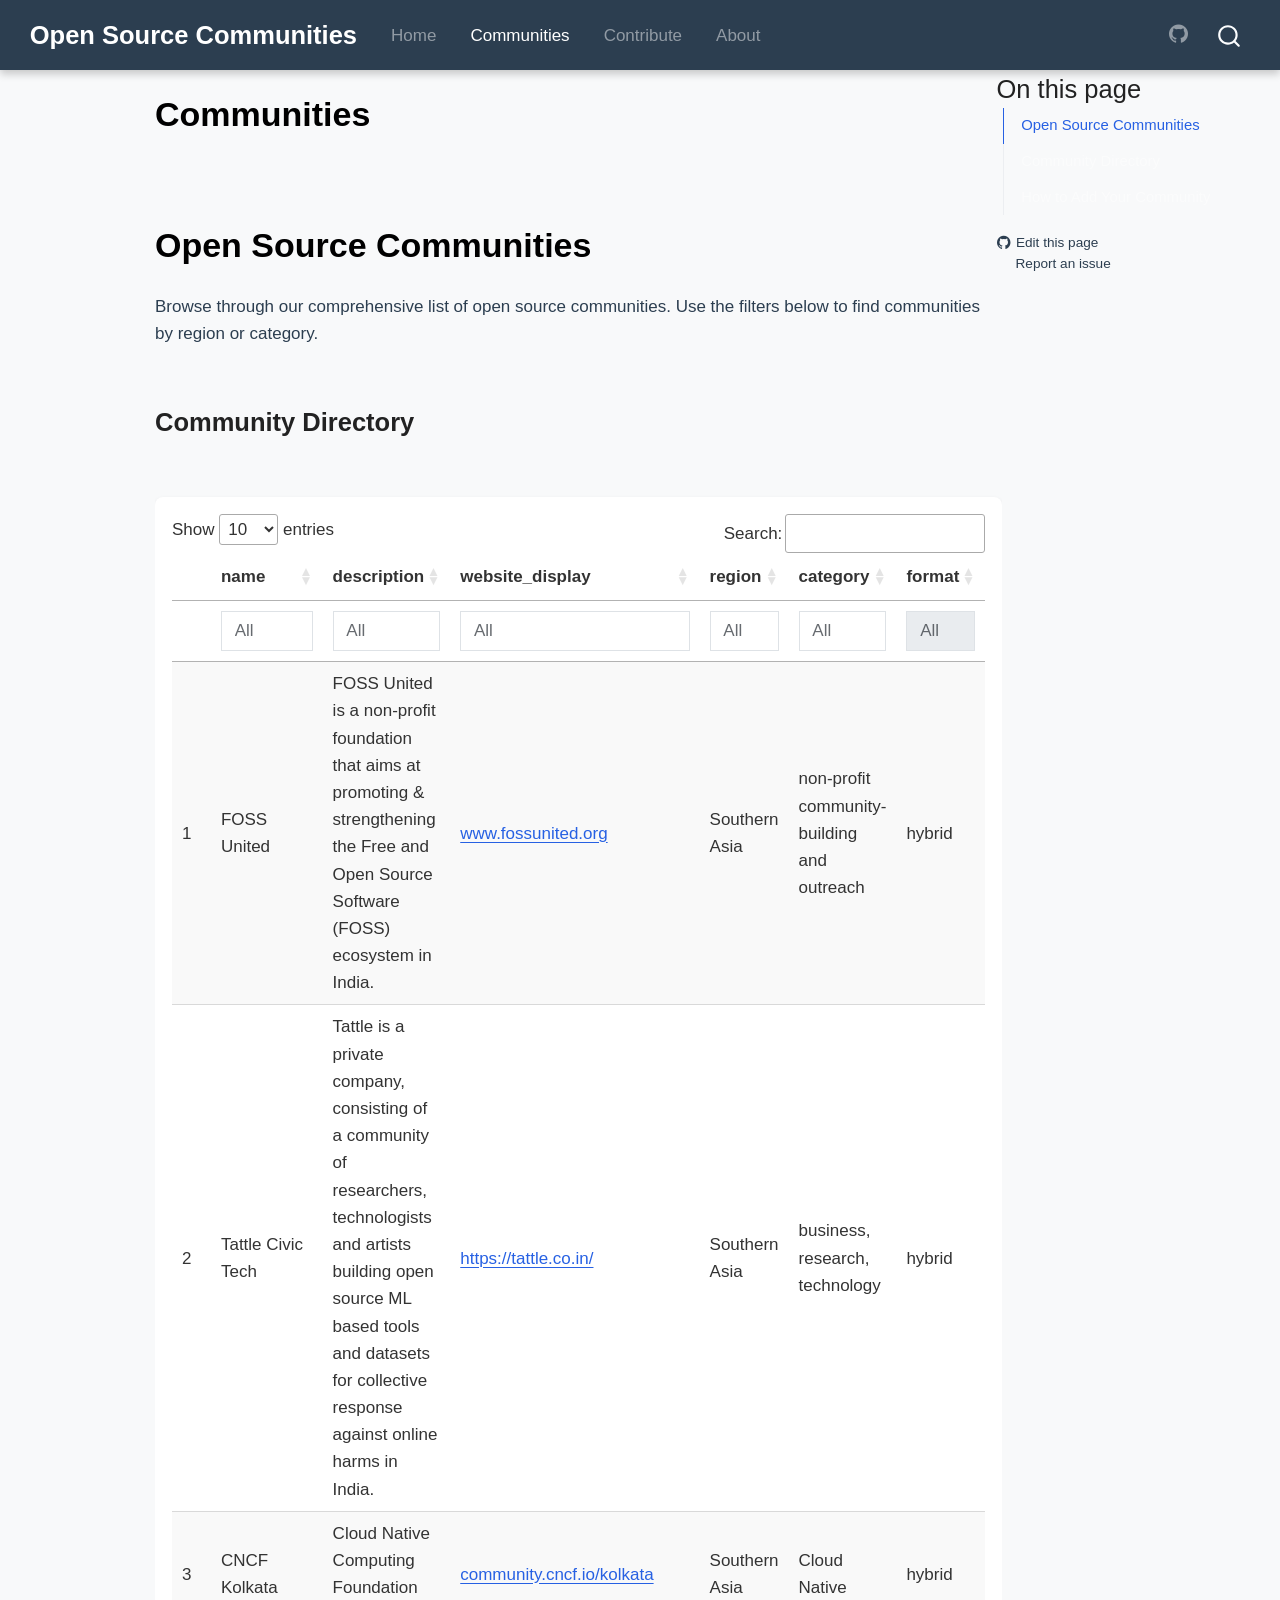
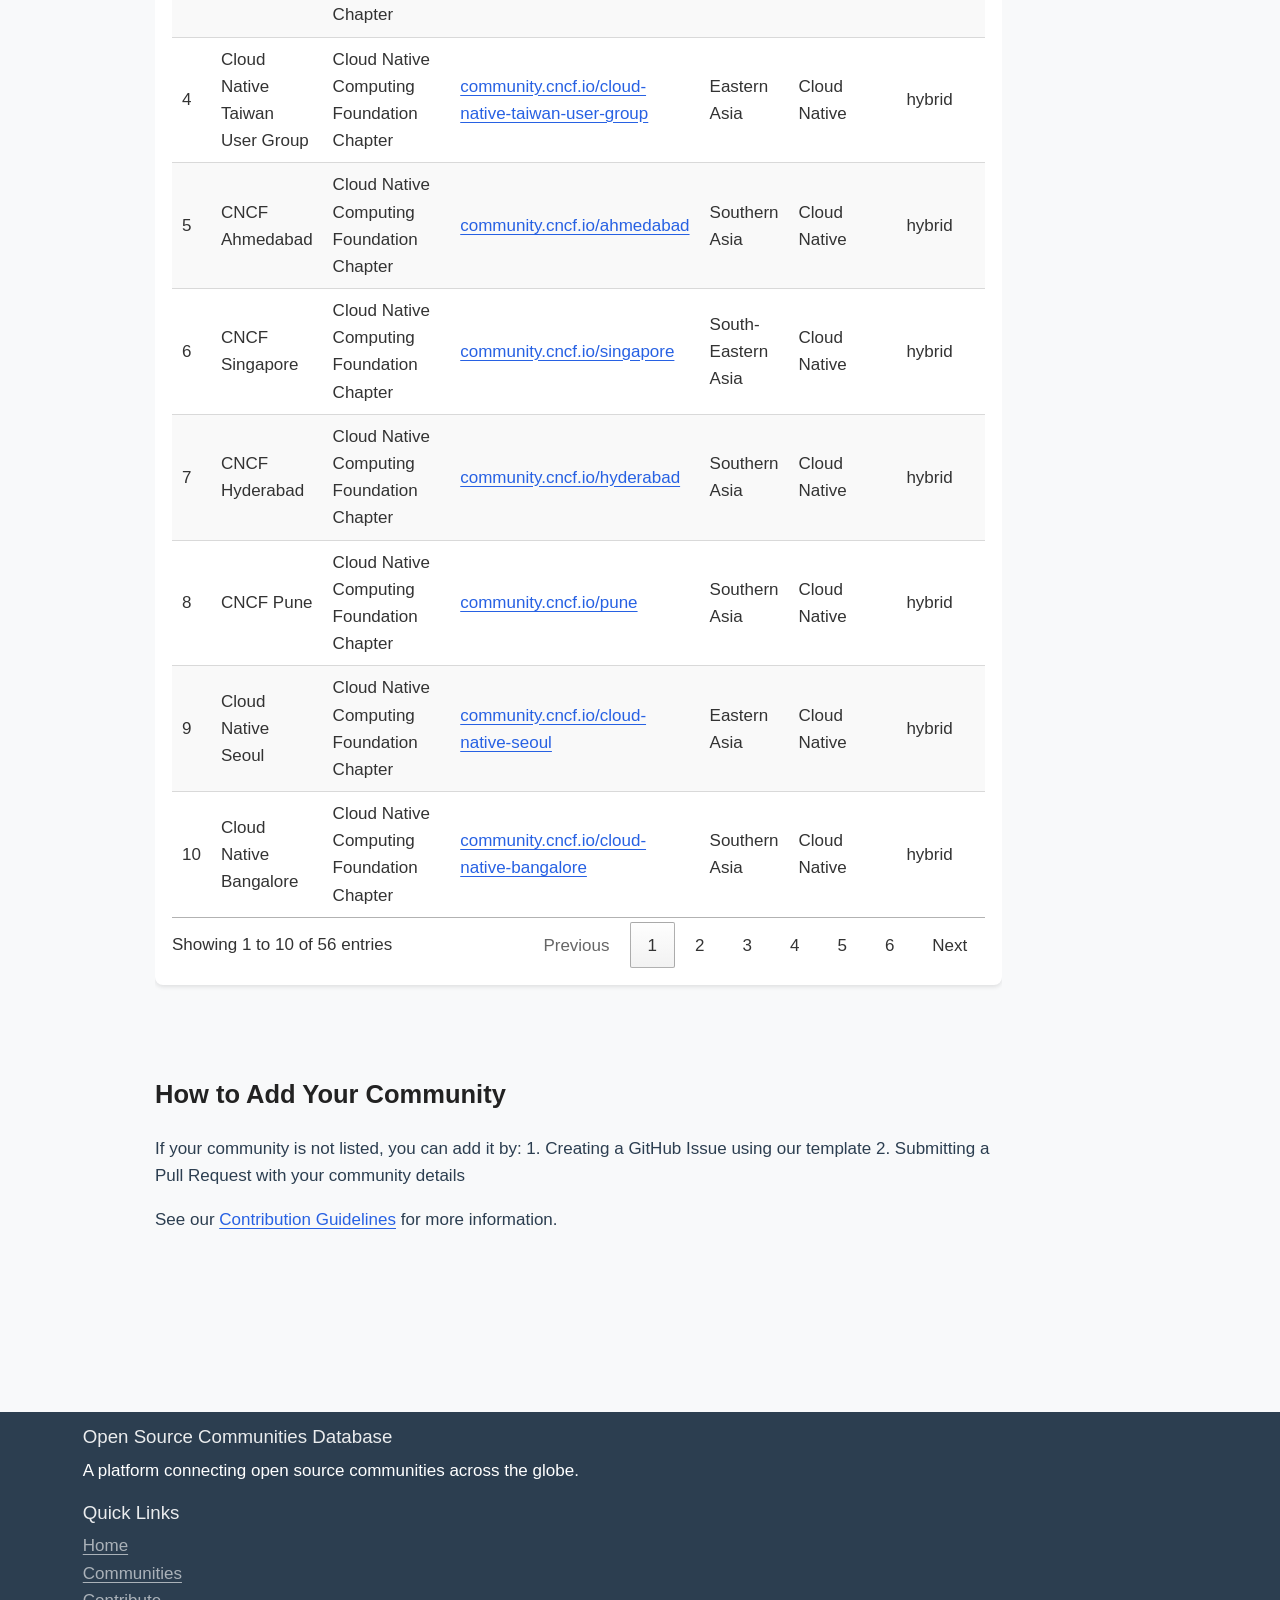
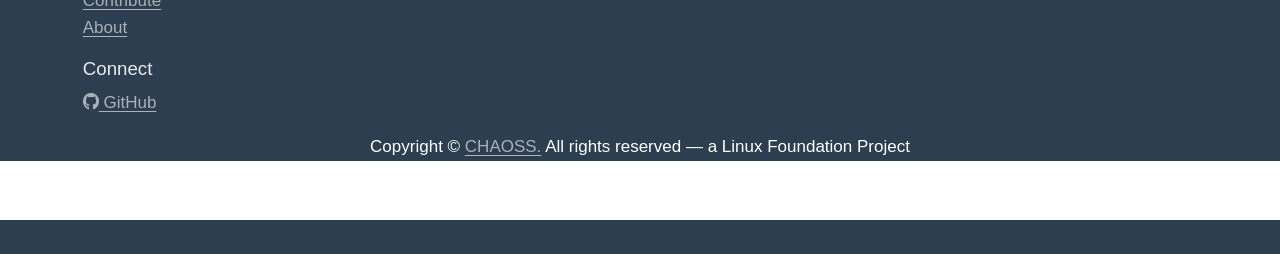
<file: docs/communities/index.html>
<!DOCTYPE html>
<html xmlns="http://www.w3.org/1999/xhtml" lang="en" xml:lang="en"><head>

<meta charset="utf-8">
<meta name="generator" content="quarto-1.7.31">

<meta name="viewport" content="width=device-width, initial-scale=1.0, user-scalable=yes">


<title>Communities – Open Source Communities</title>
<style>
code{white-space: pre-wrap;}
span.smallcaps{font-variant: small-caps;}
div.columns{display: flex; gap: min(4vw, 1.5em);}
div.column{flex: auto; overflow-x: auto;}
div.hanging-indent{margin-left: 1.5em; text-indent: -1.5em;}
ul.task-list{list-style: none;}
ul.task-list li input[type="checkbox"] {
  width: 0.8em;
  margin: 0 0.8em 0.2em -1em; /* quarto-specific, see https://github.com/quarto-dev/quarto-cli/issues/4556 */ 
  vertical-align: middle;
}
</style>


<script src="../site_libs/quarto-nav/quarto-nav.js"></script>
<script src="../site_libs/quarto-nav/headroom.min.js"></script>
<script src="../site_libs/clipboard/clipboard.min.js"></script>
<script src="../site_libs/quarto-search/autocomplete.umd.js"></script>
<script src="../site_libs/quarto-search/fuse.min.js"></script>
<script src="../site_libs/quarto-search/quarto-search.js"></script>
<meta name="quarto:offset" content="../">
<script src="../site_libs/quarto-html/quarto.js" type="module"></script>
<script src="../site_libs/quarto-html/tabsets/tabsets.js" type="module"></script>
<script src="../site_libs/quarto-html/popper.min.js"></script>
<script src="../site_libs/quarto-html/tippy.umd.min.js"></script>
<script src="../site_libs/quarto-html/anchor.min.js"></script>
<link href="../site_libs/quarto-html/tippy.css" rel="stylesheet">
<link href="../site_libs/quarto-html/quarto-syntax-highlighting-4a990d8dcb58f517c7c86712b8f2ac7c.css" rel="stylesheet" id="quarto-text-highlighting-styles">
<script src="../site_libs/bootstrap/bootstrap.min.js"></script>
<link href="../site_libs/bootstrap/bootstrap-icons.css" rel="stylesheet">
<link href="../site_libs/bootstrap/bootstrap-f09d9e16f4c314c3ee0d84a079bee913.min.css" rel="stylesheet" append-hash="true" id="quarto-bootstrap" data-mode="light">
<script id="quarto-search-options" type="application/json">{
  "location": "navbar",
  "copy-button": false,
  "collapse-after": 3,
  "panel-placement": "end",
  "type": "overlay",
  "limit": 50,
  "keyboard-shortcut": [
    "f",
    "/",
    "s"
  ],
  "show-item-context": false,
  "language": {
    "search-no-results-text": "No results",
    "search-matching-documents-text": "matching documents",
    "search-copy-link-title": "Copy link to search",
    "search-hide-matches-text": "Hide additional matches",
    "search-more-match-text": "more match in this document",
    "search-more-matches-text": "more matches in this document",
    "search-clear-button-title": "Clear",
    "search-text-placeholder": "",
    "search-detached-cancel-button-title": "Cancel",
    "search-submit-button-title": "Submit",
    "search-label": "Search"
  }
}</script>
<style>html{ scroll-behavior: smooth; }</style>
<link href="../site_libs/htmltools-fill-0.5.8.1/fill.css" rel="stylesheet">

<script src="../site_libs/htmlwidgets-1.6.4/htmlwidgets.js"></script>

<link href="../site_libs/datatables-css-0.0.0/datatables-crosstalk.css" rel="stylesheet">

<script src="../site_libs/datatables-binding-0.33/datatables.js"></script>

<script src="../site_libs/jquery-3.6.0/jquery-3.6.0.min.js"></script>

<link href="../site_libs/dt-core-1.13.6/css/jquery.dataTables.min.css" rel="stylesheet">

<link href="../site_libs/dt-core-1.13.6/css/jquery.dataTables.extra.css" rel="stylesheet">

<script src="../site_libs/dt-core-1.13.6/js/jquery.dataTables.min.js"></script>

<link href="../site_libs/nouislider-7.0.10/jquery.nouislider.min.css" rel="stylesheet">

<script src="../site_libs/nouislider-7.0.10/jquery.nouislider.min.js"></script>

<link href="../site_libs/selectize-0.12.0/selectize.bootstrap3.css" rel="stylesheet">

<script src="../site_libs/selectize-0.12.0/selectize.min.js"></script>

<link href="../site_libs/crosstalk-1.2.1/css/crosstalk.min.css" rel="stylesheet">

<script src="../site_libs/crosstalk-1.2.1/js/crosstalk.min.js"></script>



<link rel="stylesheet" href="../styles/custom.css">
<link rel="stylesheet" href="https://cdnjs.cloudflare.com/ajax/libs/font-awesome/6.0.0/css/all.min.css">
</head>

<body class="nav-fixed quarto-light">

<div id="quarto-search-results"></div>
  <header id="quarto-header" class="headroom fixed-top">
    <nav class="navbar navbar-expand-lg " data-bs-theme="dark">
      <div class="navbar-container container-fluid">
      <div class="navbar-brand-container mx-auto">
    <a class="navbar-brand" href="../index.html">
    <span class="navbar-title">Open Source Communities</span>
    </a>
  </div>
            <div id="quarto-search" class="" title="Search"></div>
          <button class="navbar-toggler" type="button" data-bs-toggle="collapse" data-bs-target="#navbarCollapse" aria-controls="navbarCollapse" role="menu" aria-expanded="false" aria-label="Toggle navigation" onclick="if (window.quartoToggleHeadroom) { window.quartoToggleHeadroom(); }">
  <span class="navbar-toggler-icon"></span>
</button>
          <div class="collapse navbar-collapse" id="navbarCollapse">
            <ul class="navbar-nav navbar-nav-scroll me-auto">
  <li class="nav-item">
    <a class="nav-link" href="../index.html"> 
<span class="menu-text">Home</span></a>
  </li>  
  <li class="nav-item">
    <a class="nav-link active" href="../communities/index.html" aria-current="page"> 
<span class="menu-text">Communities</span></a>
  </li>  
  <li class="nav-item">
    <a class="nav-link" href="../contribute.html"> 
<span class="menu-text">Contribute</span></a>
  </li>  
  <li class="nav-item">
    <a class="nav-link" href="../about.html"> 
<span class="menu-text">About</span></a>
  </li>  
</ul>
            <ul class="navbar-nav navbar-nav-scroll ms-auto">
  <li class="nav-item compact">
    <a class="nav-link" href="https://github.com/chaoss/oscdb/"> <i class="bi bi-github" role="img" aria-label="GitHub">
</i> 
<span class="menu-text"></span></a>
  </li>  
</ul>
          </div> <!-- /navcollapse -->
            <div class="quarto-navbar-tools">
</div>
      </div> <!-- /container-fluid -->
    </nav>
</header>
<!-- content -->
<div id="quarto-content" class="quarto-container page-columns page-rows-contents page-layout-article page-navbar">
<!-- sidebar -->
<!-- margin-sidebar -->
    <div id="quarto-margin-sidebar" class="sidebar margin-sidebar">
        <nav id="TOC" role="doc-toc" class="toc-active">
    <h2 id="toc-title">On this page</h2>
   
  <ul>
  <li><a href="#open-source-communities" id="toc-open-source-communities" class="nav-link active" data-scroll-target="#open-source-communities">Open Source Communities</a>
  <ul class="collapse">
  <li><a href="#community-directory" id="toc-community-directory" class="nav-link" data-scroll-target="#community-directory">Community Directory</a></li>
  <li><a href="#how-to-add-your-community" id="toc-how-to-add-your-community" class="nav-link" data-scroll-target="#how-to-add-your-community">How to Add Your Community</a></li>
  </ul></li>
  </ul>
<div class="toc-actions"><ul><li><a href="https://github.com/chaoss/oscdb/edit/main/communities/index.qmd" class="toc-action"><i class="bi bi-github"></i>Edit this page</a></li><li><a href="https://github.com/chaoss/oscdb/issues/new" class="toc-action"><i class="bi empty"></i>Report an issue</a></li></ul></div></nav>
    </div>
<!-- main -->
<main class="content" id="quarto-document-content">

<header id="title-block-header" class="quarto-title-block default">
<div class="quarto-title">
<h1 class="title">Communities</h1>
</div>



<div class="quarto-title-meta">

    
  
    
  </div>
  


</header>


<section id="open-source-communities" class="level1">
<h1>Open Source Communities</h1>
<p>Browse through our comprehensive list of open source communities. Use the filters below to find communities by region or category.</p>
<section id="community-directory" class="level2">
<h2 class="anchored" data-anchor-id="community-directory">Community Directory</h2>
<div class="cell">
<div class="cell-output-display">
<div class="datatables html-widget html-fill-item" id="htmlwidget-80c129135beb1242f01c" style="width:100%;height:auto;"></div>
<script type="application/json" data-for="htmlwidget-80c129135beb1242f01c">{"x":{"filter":"top","vertical":false,"filterHTML":"<tr>\n  <td><\/td>\n  <td data-type=\"character\" style=\"vertical-align: top;\">\n    <div class=\"form-group\" style=\"margin-bottom: auto;\">\n      <input type=\"search\" placeholder=\"All\" class=\"form-control\" style=\"width: 100%;\"/>\n    <\/div>\n  <\/td>\n  <td data-type=\"character\" style=\"vertical-align: top;\">\n    <div class=\"form-group\" style=\"margin-bottom: auto;\">\n      <input type=\"search\" placeholder=\"All\" class=\"form-control\" style=\"width: 100%;\"/>\n    <\/div>\n  <\/td>\n  <td data-type=\"character\" style=\"vertical-align: top;\">\n    <div class=\"form-group\" style=\"margin-bottom: auto;\">\n      <input type=\"search\" placeholder=\"All\" class=\"form-control\" style=\"width: 100%;\"/>\n    <\/div>\n  <\/td>\n  <td data-type=\"character\" style=\"vertical-align: top;\">\n    <div class=\"form-group\" style=\"margin-bottom: auto;\">\n      <input type=\"search\" placeholder=\"All\" class=\"form-control\" style=\"width: 100%;\"/>\n    <\/div>\n  <\/td>\n  <td data-type=\"character\" style=\"vertical-align: top;\">\n    <div class=\"form-group\" style=\"margin-bottom: auto;\">\n      <input type=\"search\" placeholder=\"All\" class=\"form-control\" style=\"width: 100%;\"/>\n    <\/div>\n  <\/td>\n  <td data-type=\"character\" style=\"vertical-align: top;\">\n    <div class=\"form-group\" style=\"margin-bottom: auto;\">\n      <input type=\"search\" placeholder=\"All\" class=\"form-control\" style=\"width: 100%;\" disabled=\"\"/>\n    <\/div>\n  <\/td>\n<\/tr>","data":[["1","2","3","4","5","6","7","8","9","10","11","12","13","14","15","16","17","18","19","20","21","22","23","24","25","26","27","28","29","30","31","32","33","34","35","36","37","38","39","40","41","42","43","44","45","46","47","48","49","50","51","52","53","54","55","56"],["FOSS United","Tattle Civic Tech","CNCF Kolkata","Cloud Native Taiwan User Group","CNCF Ahmedabad","CNCF Singapore","CNCF Hyderabad","CNCF Pune","Cloud Native Seoul","Cloud Native Bangalore","CNCF Dubai","CNCF Kochi","Kubernetes Chaos Engineering Meetup Group","CNCF Lahore","CNCF Islamabad","CNCF Chennai","CNCF Kathmandu","CNCF Abu Dhabi","Cloud Native DaLian","Cloud Native Guangzhou","Cloud Native Gurugram","Cloud Native Indore","CNCF Jaipur","Cloud Native Coimbatore","CNCF Indonesia","Cloud Native Trivandrum","CNCF Nashik","Cloud Native Raipur","Cloud Native Noida","CNCF Chandigarh","Cloud Native Guwahati","CNCF Nagpur","Cloud Native Baku","Cloud Native Dhaka","CNCF New Delhi","CNCF Thane","Cloud Native Security India","Cloud Native Surat","Cloud Native Kerala","CNCF Madurai","CNCF Amravati","Cloud Native Vadodara","CNCF Greater Noida","Cloud Native Gandhinagar","Cloud Native Hooghly","Cloud Native Aurangabad","Cloud Native Security Pakistan","Cloud Native Dibrugarh","Cloud Native Kuala Lumpur","Cloud Native Jalandhar","Cloud Native Ho Chi Minh","Kubernetes Sri Lanka","Cloud Native Community Japan","Cloud Native Riyadh","Cloud Native Security Japan","Cloud Native Bihar"],["FOSS United is a non-profit foundation that aims at promoting & strengthening the Free and Open Source Software (FOSS) ecosystem in India.","Tattle is a private company, consisting of a community of researchers, technologists and artists building open source ML based tools and datasets for collective response against online harms in India.","Cloud Native Computing Foundation Chapter","Cloud Native Computing Foundation Chapter","Cloud Native Computing Foundation Chapter","Cloud Native Computing Foundation Chapter","Cloud Native Computing Foundation Chapter","Cloud Native Computing Foundation Chapter","Cloud Native Computing Foundation Chapter","Cloud Native Computing Foundation Chapter","Cloud Native Computing Foundation Chapter","Cloud Native Computing Foundation Chapter","Cloud Native Computing Foundation Chapter","Cloud Native Computing Foundation Chapter","Cloud Native Computing Foundation Chapter","Cloud Native Computing Foundation Chapter","Cloud Native Computing Foundation Chapter","Cloud Native Computing Foundation Chapter","Cloud Native Computing Foundation Chapter","Cloud Native Computing Foundation Chapter","Cloud Native Computing Foundation Chapter","Cloud Native Computing Foundation Chapter","Cloud Native Computing Foundation Chapter","Cloud Native Computing Foundation Chapter","Cloud Native Computing Foundation Chapter","Cloud Native Computing Foundation Chapter","Cloud Native Computing Foundation Chapter","Cloud Native Computing Foundation Chapter","Cloud Native Computing Foundation Chapter","Cloud Native Computing Foundation Chapter","Cloud Native Computing Foundation Chapter","Cloud Native Computing Foundation Chapter","Cloud Native Computing Foundation Chapter","Cloud Native Computing Foundation Chapter","Cloud Native Computing Foundation Chapter","Cloud Native Computing Foundation Chapter","Cloud Native Computing Foundation Chapter","Cloud Native Computing Foundation Chapter","Cloud Native Computing Foundation Chapter","Cloud Native Computing Foundation Chapter","Cloud Native Computing Foundation Chapter","Cloud Native Computing Foundation Chapter","Cloud Native Computing Foundation Chapter","Cloud Native Computing Foundation Chapter","Cloud Native Computing Foundation Chapter","Cloud Native Computing Foundation Chapter","Cloud Native Computing Foundation Chapter","Cloud Native Computing Foundation Chapter","Cloud Native Computing Foundation Chapter","Cloud Native Computing Foundation Chapter","Cloud Native Computing Foundation Chapter","Cloud Native Computing Foundation Chapter","Cloud Native Computing Foundation Chapter","Cloud Native Computing Foundation Chapter","Cloud Native Computing Foundation Chapter","Cloud Native Computing Foundation Chapter"],["<a href='https://www.fossunited.org' target='_blank'>www.fossunited.org<\/a>","<a href='https://tattle.co.in/' target='_blank'>https://tattle.co.in/<\/a>","<a href='https://community.cncf.io/kolkata' target='_blank'>community.cncf.io/kolkata<\/a>","<a href='https://community.cncf.io/cloud-native-taiwan-user-group' target='_blank'>community.cncf.io/cloud-native-taiwan-user-group<\/a>","<a href='https://community.cncf.io/ahmedabad' target='_blank'>community.cncf.io/ahmedabad<\/a>","<a href='https://community.cncf.io/singapore' target='_blank'>community.cncf.io/singapore<\/a>","<a href='https://community.cncf.io/hyderabad' target='_blank'>community.cncf.io/hyderabad<\/a>","<a href='https://community.cncf.io/pune' target='_blank'>community.cncf.io/pune<\/a>","<a href='https://community.cncf.io/cloud-native-seoul' target='_blank'>community.cncf.io/cloud-native-seoul<\/a>","<a href='https://community.cncf.io/cloud-native-bangalore' target='_blank'>community.cncf.io/cloud-native-bangalore<\/a>","<a href='https://community.cncf.io/dubai' target='_blank'>community.cncf.io/dubai<\/a>","<a href='https://community.cncf.io/kochi' target='_blank'>community.cncf.io/kochi<\/a>","<a href='https://community.cncf.io/kubernetes-chaos-engineering' target='_blank'>community.cncf.io/kubernetes-chaos-engineering<\/a>","<a href='https://community.cncf.io/lahore' target='_blank'>community.cncf.io/lahore<\/a>","<a href='https://community.cncf.io/islamabad' target='_blank'>community.cncf.io/islamabad<\/a>","<a href='https://community.cncf.io/chennai' target='_blank'>community.cncf.io/chennai<\/a>","<a href='https://community.cncf.io/kathmandu' target='_blank'>community.cncf.io/kathmandu<\/a>","<a href='https://community.cncf.io/abu-dhabi' target='_blank'>community.cncf.io/abu-dhabi<\/a>","<a href='https://community.cncf.io/cloud-native-dalian' target='_blank'>community.cncf.io/cloud-native-dalian<\/a>","<a href='https://community.cncf.io/cloud-native-guangzhou' target='_blank'>community.cncf.io/cloud-native-guangzhou<\/a>","<a href='https://community.cncf.io/cloud-native-gurugram' target='_blank'>community.cncf.io/cloud-native-gurugram<\/a>","<a href='https://community.cncf.io/cloud-native-indore' target='_blank'>community.cncf.io/cloud-native-indore<\/a>","<a href='https://community.cncf.io/jaipur' target='_blank'>community.cncf.io/jaipur<\/a>","<a href='https://community.cncf.io/cloud-native-coimbatore' target='_blank'>community.cncf.io/cloud-native-coimbatore<\/a>","<a href='https://community.cncf.io/indonesia' target='_blank'>community.cncf.io/indonesia<\/a>","<a href='https://community.cncf.io/cloud-native-trivandrum' target='_blank'>community.cncf.io/cloud-native-trivandrum<\/a>","<a href='https://community.cncf.io/nashik' target='_blank'>community.cncf.io/nashik<\/a>","<a href='https://community.cncf.io/cloud-native-raipur' target='_blank'>community.cncf.io/cloud-native-raipur<\/a>","<a href='https://community.cncf.io/cloud-native-noida' target='_blank'>community.cncf.io/cloud-native-noida<\/a>","<a href='https://community.cncf.io/chandigarh' target='_blank'>community.cncf.io/chandigarh<\/a>","<a href='https://community.cncf.io/cloud-native-guwahati' target='_blank'>community.cncf.io/cloud-native-guwahati<\/a>","<a href='https://community.cncf.io/nagpur' target='_blank'>community.cncf.io/nagpur<\/a>","<a href='https://community.cncf.io/cloud-native-baku' target='_blank'>community.cncf.io/cloud-native-baku<\/a>","<a href='https://community.cncf.io/cloud-native-dhaka' target='_blank'>community.cncf.io/cloud-native-dhaka<\/a>","<a href='https://community.cncf.io/new-delhi' target='_blank'>community.cncf.io/new-delhi<\/a>","<a href='https://community.cncf.io/thane' target='_blank'>community.cncf.io/thane<\/a>","<a href='https://community.cncf.io/cloud-native-security-india' target='_blank'>community.cncf.io/cloud-native-security-india<\/a>","<a href='https://community.cncf.io/cloud-native-surat' target='_blank'>community.cncf.io/cloud-native-surat<\/a>","<a href='https://community.cncf.io/cloud-native-kerala' target='_blank'>community.cncf.io/cloud-native-kerala<\/a>","<a href='https://community.cncf.io/madurai' target='_blank'>community.cncf.io/madurai<\/a>","<a href='https://community.cncf.io/amravati' target='_blank'>community.cncf.io/amravati<\/a>","<a href='https://community.cncf.io/cloud-native-vadodara' target='_blank'>community.cncf.io/cloud-native-vadodara<\/a>","<a href='https://community.cncf.io/greater-noida' target='_blank'>community.cncf.io/greater-noida<\/a>","<a href='https://community.cncf.io/cloud-native-gandhinagar' target='_blank'>community.cncf.io/cloud-native-gandhinagar<\/a>","<a href='https://community.cncf.io/cloud-native-hooghly' target='_blank'>community.cncf.io/cloud-native-hooghly<\/a>","<a href='https://community.cncf.io/cloud-native-aurangabad' target='_blank'>community.cncf.io/cloud-native-aurangabad<\/a>","<a href='https://community.cncf.io/cloud-native-security-pakistan' target='_blank'>community.cncf.io/cloud-native-security-pakistan<\/a>","<a href='https://community.cncf.io/cloud-native-dibrugarh' target='_blank'>community.cncf.io/cloud-native-dibrugarh<\/a>","<a href='https://community.cncf.io/cloud-native-kuala-lumpur' target='_blank'>community.cncf.io/cloud-native-kuala-lumpur<\/a>","<a href='https://community.cncf.io/cloud-native-jalandhar' target='_blank'>community.cncf.io/cloud-native-jalandhar<\/a>","<a href='https://community.cncf.io/cloud-native-ho-chi-minh' target='_blank'>community.cncf.io/cloud-native-ho-chi-minh<\/a>","<a href='https://community.cncf.io/kubernetes-sri-lanka' target='_blank'>community.cncf.io/kubernetes-sri-lanka<\/a>","<a href='https://community.cncf.io/cloud-native-community-japan' target='_blank'>community.cncf.io/cloud-native-community-japan<\/a>","<a href='https://community.cncf.io/cloud-native-riyadh' target='_blank'>community.cncf.io/cloud-native-riyadh<\/a>","<a href='https://community.cncf.io/cloud-native-security-japan' target='_blank'>community.cncf.io/cloud-native-security-japan<\/a>","<a href='https://community.cncf.io/cloud-native-bihar' target='_blank'>community.cncf.io/cloud-native-bihar<\/a>"],["Southern Asia","Southern Asia","Southern Asia","Eastern Asia","Southern Asia","South-Eastern Asia","Southern Asia","Southern Asia","Eastern Asia","Southern Asia","Western Asia","Southern Asia","Southern Asia","Southern Asia","Southern Asia","Southern Asia","Southern Asia","Western Asia","Eastern Asia","Eastern Asia","Southern Asia","Southern Asia","Southern Asia","Southern Asia","South-Eastern Asia","Southern Asia","Southern Asia","Southern Asia","Southern Asia","Southern Asia","Southern Asia","Southern Asia","Western Asia","Southern Asia","Southern Asia","Southern Asia","Southern Asia","Southern Asia","Southern Asia","Southern Asia","Southern Asia","Southern Asia","Southern Asia","Southern Asia","Southern Asia","Southern Asia","Southern Asia","Southern Asia","South-Eastern Asia","Southern Asia","South-Eastern Asia","Southern Asia","Eastern Asia","Western Asia","Eastern Asia","Southern Asia"],["non-profit community-building and outreach","business, research, technology","Cloud Native","Cloud Native","Cloud Native","Cloud Native","Cloud Native","Cloud Native","Cloud Native","Cloud Native","Cloud Native","Cloud Native","Cloud Native,Chaos Engineering","Cloud Native","Cloud Native","Cloud Native","Cloud Native","Cloud Native","Cloud Native","Cloud Native","Cloud Native","Cloud Native","Cloud Native","Cloud Native","Cloud Native","Cloud Native","Cloud Native","Cloud Native","Cloud Native","Cloud Native","Cloud Native","Cloud Native","Cloud Native","Cloud Native","Cloud Native","Cloud Native","Cloud Native,Security","Cloud Native","Cloud Native","Cloud Native","Cloud Native","Cloud Native","Cloud Native","Cloud Native","Cloud Native","Cloud Native","Cloud Native,Security","Cloud Native","Cloud Native","Cloud Native","Cloud Native","Cloud Native","Cloud Native","Cloud Native","Cloud Native,Security","Cloud Native"],["hybrid","hybrid","hybrid","hybrid","hybrid","hybrid","hybrid","hybrid","hybrid","hybrid","hybrid","hybrid","hybrid","hybrid","hybrid","hybrid","hybrid","hybrid","hybrid","hybrid","hybrid","hybrid","hybrid","hybrid","hybrid","hybrid","hybrid","hybrid","hybrid","hybrid","hybrid","hybrid","hybrid","hybrid","hybrid","hybrid","hybrid","hybrid","hybrid","hybrid","hybrid","hybrid","hybrid","hybrid","hybrid","hybrid","hybrid","hybrid","hybrid","hybrid","hybrid","hybrid","hybrid","hybrid","hybrid","hybrid"]],"container":"<table class=\"display\">\n  <thead>\n    <tr>\n      <th> <\/th>\n      <th>name<\/th>\n      <th>description<\/th>\n      <th>website_display<\/th>\n      <th>region<\/th>\n      <th>category<\/th>\n      <th>format<\/th>\n    <\/tr>\n  <\/thead>\n<\/table>","options":{"pageLength":10,"autoWidth":false,"scrollX":false,"columnDefs":[{"width":"20%","targets":0},{"width":"30%","targets":1},{"width":"15%","targets":2,"render":"function(data, type, row) { return type === 'display' ? data : data.replace(/<.*?>/g, ''); }"},{"width":"12%","targets":3},{"width":"13%","targets":4},{"width":"10%","targets":5},{"orderable":false,"targets":0},{"name":" ","targets":0},{"name":"name","targets":1},{"name":"description","targets":2},{"name":"website_display","targets":3},{"name":"region","targets":4},{"name":"category","targets":5},{"name":"format","targets":6}],"initComplete":"\n      function(settings, json) {\n        var table = this.api();\n        \n        // Create select filter for format column (6th column, index 5)\n        var formatColumn = table.column(5);\n        var formatSelect = $('<select><option value=\"\">All<\/option><option value=\"in-person\">In-Person<\/option><option value=\"virtual\">Virtual<\/option><option value=\"hybrid\">Hybrid<\/option><\/select>')\n          .appendTo($(formatColumn.header()).closest('tr').siblings('.filters').children().eq(5).empty())\n          .on('change', function() {\n            formatColumn\n              .search($(this).val() ? '^' + $(this).val() + '$' : '', true, false)\n              .draw();\n          });\n      }\n    ","order":[],"orderClasses":false,"orderCellsTop":true}},"evals":["options.columnDefs.2.render","options.initComplete"],"jsHooks":[]}</script>
</div>
</div>
</section>
<section id="how-to-add-your-community" class="level2">
<h2 class="anchored" data-anchor-id="how-to-add-your-community">How to Add Your Community</h2>
<p>If your community is not listed, you can add it by: 1. Creating a GitHub Issue using our template 2. Submitting a Pull Request with your community details</p>
<p>See our <a href="../contribute.html">Contribution Guidelines</a> for more information.</p>


</section>
</section>

</main> <!-- /main -->
<footer class="footer">

  <div class="container">

    <div class="row">

      <div class="col-md-4">

        <h5>Open Source Communities Database</h5>

        <p>A platform connecting open source communities across the globe.</p>

      </div>

      <div class="col-md-4">

        <h5>Quick Links</h5>

        <ul class="list-unstyled">

          <li><a href="./">Home</a></li>

          <li><a href="./communities/">Communities</a></li>

          <li><a href="./contribute.html">Contribute</a></li>

          <li><a href="./about.html">About</a></li>

        </ul>

      </div>

      <div class="col-md-4 ">

        <h5>Connect</h5>

        <ul class="list-unstyled">

          <li>

            <a href="https://github.com/chaoss/oscdb/" target="_blank">

              <i class="fab fa-github"></i> GitHub

            </a>

          </li>

        </ul>

      </div>

    </div>



    <div class="col-md-4 mx-auto text-center">

      Copyright © <a href="../">CHAOSS.</a> All rights reserved — a Linux

      Foundation Project

    </div>

  </div>

<div class="nav-footer"><div class="nav-footer-center"><div class="toc-actions d-sm-block d-md-none"><ul><li><a href="https://github.com/chaoss/oscdb/edit/main/communities/index.qmd" class="toc-action"><i class="bi bi-github"></i>Edit this page</a></li><li><a href="https://github.com/chaoss/oscdb/issues/new" class="toc-action"><i class="bi empty"></i>Report an issue</a></li></ul></div></div></div></footer>

<script id="quarto-html-after-body" type="application/javascript">
  window.document.addEventListener("DOMContentLoaded", function (event) {
    const icon = "";
    const anchorJS = new window.AnchorJS();
    anchorJS.options = {
      placement: 'right',
      icon: icon
    };
    anchorJS.add('.anchored');
    const isCodeAnnotation = (el) => {
      for (const clz of el.classList) {
        if (clz.startsWith('code-annotation-')) {                     
          return true;
        }
      }
      return false;
    }
    const onCopySuccess = function(e) {
      // button target
      const button = e.trigger;
      // don't keep focus
      button.blur();
      // flash "checked"
      button.classList.add('code-copy-button-checked');
      var currentTitle = button.getAttribute("title");
      button.setAttribute("title", "Copied!");
      let tooltip;
      if (window.bootstrap) {
        button.setAttribute("data-bs-toggle", "tooltip");
        button.setAttribute("data-bs-placement", "left");
        button.setAttribute("data-bs-title", "Copied!");
        tooltip = new bootstrap.Tooltip(button, 
          { trigger: "manual", 
            customClass: "code-copy-button-tooltip",
            offset: [0, -8]});
        tooltip.show();    
      }
      setTimeout(function() {
        if (tooltip) {
          tooltip.hide();
          button.removeAttribute("data-bs-title");
          button.removeAttribute("data-bs-toggle");
          button.removeAttribute("data-bs-placement");
        }
        button.setAttribute("title", currentTitle);
        button.classList.remove('code-copy-button-checked');
      }, 1000);
      // clear code selection
      e.clearSelection();
    }
    const getTextToCopy = function(trigger) {
        const codeEl = trigger.previousElementSibling.cloneNode(true);
        for (const childEl of codeEl.children) {
          if (isCodeAnnotation(childEl)) {
            childEl.remove();
          }
        }
        return codeEl.innerText;
    }
    const clipboard = new window.ClipboardJS('.code-copy-button:not([data-in-quarto-modal])', {
      text: getTextToCopy
    });
    clipboard.on('success', onCopySuccess);
    if (window.document.getElementById('quarto-embedded-source-code-modal')) {
      const clipboardModal = new window.ClipboardJS('.code-copy-button[data-in-quarto-modal]', {
        text: getTextToCopy,
        container: window.document.getElementById('quarto-embedded-source-code-modal')
      });
      clipboardModal.on('success', onCopySuccess);
    }
      var localhostRegex = new RegExp(/^(?:http|https):\/\/localhost\:?[0-9]*\//);
      var mailtoRegex = new RegExp(/^mailto:/);
        var filterRegex = new RegExp("https:\/\/chaoss\.github\.io\/oscdb");
      var isInternal = (href) => {
          return filterRegex.test(href) || localhostRegex.test(href) || mailtoRegex.test(href);
      }
      // Inspect non-navigation links and adorn them if external
     var links = window.document.querySelectorAll('a[href]:not(.nav-link):not(.navbar-brand):not(.toc-action):not(.sidebar-link):not(.sidebar-item-toggle):not(.pagination-link):not(.no-external):not([aria-hidden]):not(.dropdown-item):not(.quarto-navigation-tool):not(.about-link)');
      for (var i=0; i<links.length; i++) {
        const link = links[i];
        if (!isInternal(link.href)) {
          // undo the damage that might have been done by quarto-nav.js in the case of
          // links that we want to consider external
          if (link.dataset.originalHref !== undefined) {
            link.href = link.dataset.originalHref;
          }
        }
      }
    function tippyHover(el, contentFn, onTriggerFn, onUntriggerFn) {
      const config = {
        allowHTML: true,
        maxWidth: 500,
        delay: 100,
        arrow: false,
        appendTo: function(el) {
            return el.parentElement;
        },
        interactive: true,
        interactiveBorder: 10,
        theme: 'quarto',
        placement: 'bottom-start',
      };
      if (contentFn) {
        config.content = contentFn;
      }
      if (onTriggerFn) {
        config.onTrigger = onTriggerFn;
      }
      if (onUntriggerFn) {
        config.onUntrigger = onUntriggerFn;
      }
      window.tippy(el, config); 
    }
    const noterefs = window.document.querySelectorAll('a[role="doc-noteref"]');
    for (var i=0; i<noterefs.length; i++) {
      const ref = noterefs[i];
      tippyHover(ref, function() {
        // use id or data attribute instead here
        let href = ref.getAttribute('data-footnote-href') || ref.getAttribute('href');
        try { href = new URL(href).hash; } catch {}
        const id = href.replace(/^#\/?/, "");
        const note = window.document.getElementById(id);
        if (note) {
          return note.innerHTML;
        } else {
          return "";
        }
      });
    }
    const xrefs = window.document.querySelectorAll('a.quarto-xref');
    const processXRef = (id, note) => {
      // Strip column container classes
      const stripColumnClz = (el) => {
        el.classList.remove("page-full", "page-columns");
        if (el.children) {
          for (const child of el.children) {
            stripColumnClz(child);
          }
        }
      }
      stripColumnClz(note)
      if (id === null || id.startsWith('sec-')) {
        // Special case sections, only their first couple elements
        const container = document.createElement("div");
        if (note.children && note.children.length > 2) {
          container.appendChild(note.children[0].cloneNode(true));
          for (let i = 1; i < note.children.length; i++) {
            const child = note.children[i];
            if (child.tagName === "P" && child.innerText === "") {
              continue;
            } else {
              container.appendChild(child.cloneNode(true));
              break;
            }
          }
          if (window.Quarto?.typesetMath) {
            window.Quarto.typesetMath(container);
          }
          return container.innerHTML
        } else {
          if (window.Quarto?.typesetMath) {
            window.Quarto.typesetMath(note);
          }
          return note.innerHTML;
        }
      } else {
        // Remove any anchor links if they are present
        const anchorLink = note.querySelector('a.anchorjs-link');
        if (anchorLink) {
          anchorLink.remove();
        }
        if (window.Quarto?.typesetMath) {
          window.Quarto.typesetMath(note);
        }
        if (note.classList.contains("callout")) {
          return note.outerHTML;
        } else {
          return note.innerHTML;
        }
      }
    }
    for (var i=0; i<xrefs.length; i++) {
      const xref = xrefs[i];
      tippyHover(xref, undefined, function(instance) {
        instance.disable();
        let url = xref.getAttribute('href');
        let hash = undefined; 
        if (url.startsWith('#')) {
          hash = url;
        } else {
          try { hash = new URL(url).hash; } catch {}
        }
        if (hash) {
          const id = hash.replace(/^#\/?/, "");
          const note = window.document.getElementById(id);
          if (note !== null) {
            try {
              const html = processXRef(id, note.cloneNode(true));
              instance.setContent(html);
            } finally {
              instance.enable();
              instance.show();
            }
          } else {
            // See if we can fetch this
            fetch(url.split('#')[0])
            .then(res => res.text())
            .then(html => {
              const parser = new DOMParser();
              const htmlDoc = parser.parseFromString(html, "text/html");
              const note = htmlDoc.getElementById(id);
              if (note !== null) {
                const html = processXRef(id, note);
                instance.setContent(html);
              } 
            }).finally(() => {
              instance.enable();
              instance.show();
            });
          }
        } else {
          // See if we can fetch a full url (with no hash to target)
          // This is a special case and we should probably do some content thinning / targeting
          fetch(url)
          .then(res => res.text())
          .then(html => {
            const parser = new DOMParser();
            const htmlDoc = parser.parseFromString(html, "text/html");
            const note = htmlDoc.querySelector('main.content');
            if (note !== null) {
              // This should only happen for chapter cross references
              // (since there is no id in the URL)
              // remove the first header
              if (note.children.length > 0 && note.children[0].tagName === "HEADER") {
                note.children[0].remove();
              }
              const html = processXRef(null, note);
              instance.setContent(html);
            } 
          }).finally(() => {
            instance.enable();
            instance.show();
          });
        }
      }, function(instance) {
      });
    }
        let selectedAnnoteEl;
        const selectorForAnnotation = ( cell, annotation) => {
          let cellAttr = 'data-code-cell="' + cell + '"';
          let lineAttr = 'data-code-annotation="' +  annotation + '"';
          const selector = 'span[' + cellAttr + '][' + lineAttr + ']';
          return selector;
        }
        const selectCodeLines = (annoteEl) => {
          const doc = window.document;
          const targetCell = annoteEl.getAttribute("data-target-cell");
          const targetAnnotation = annoteEl.getAttribute("data-target-annotation");
          const annoteSpan = window.document.querySelector(selectorForAnnotation(targetCell, targetAnnotation));
          const lines = annoteSpan.getAttribute("data-code-lines").split(",");
          const lineIds = lines.map((line) => {
            return targetCell + "-" + line;
          })
          let top = null;
          let height = null;
          let parent = null;
          if (lineIds.length > 0) {
              //compute the position of the single el (top and bottom and make a div)
              const el = window.document.getElementById(lineIds[0]);
              top = el.offsetTop;
              height = el.offsetHeight;
              parent = el.parentElement.parentElement;
            if (lineIds.length > 1) {
              const lastEl = window.document.getElementById(lineIds[lineIds.length - 1]);
              const bottom = lastEl.offsetTop + lastEl.offsetHeight;
              height = bottom - top;
            }
            if (top !== null && height !== null && parent !== null) {
              // cook up a div (if necessary) and position it 
              let div = window.document.getElementById("code-annotation-line-highlight");
              if (div === null) {
                div = window.document.createElement("div");
                div.setAttribute("id", "code-annotation-line-highlight");
                div.style.position = 'absolute';
                parent.appendChild(div);
              }
              div.style.top = top - 2 + "px";
              div.style.height = height + 4 + "px";
              div.style.left = 0;
              let gutterDiv = window.document.getElementById("code-annotation-line-highlight-gutter");
              if (gutterDiv === null) {
                gutterDiv = window.document.createElement("div");
                gutterDiv.setAttribute("id", "code-annotation-line-highlight-gutter");
                gutterDiv.style.position = 'absolute';
                const codeCell = window.document.getElementById(targetCell);
                const gutter = codeCell.querySelector('.code-annotation-gutter');
                gutter.appendChild(gutterDiv);
              }
              gutterDiv.style.top = top - 2 + "px";
              gutterDiv.style.height = height + 4 + "px";
            }
            selectedAnnoteEl = annoteEl;
          }
        };
        const unselectCodeLines = () => {
          const elementsIds = ["code-annotation-line-highlight", "code-annotation-line-highlight-gutter"];
          elementsIds.forEach((elId) => {
            const div = window.document.getElementById(elId);
            if (div) {
              div.remove();
            }
          });
          selectedAnnoteEl = undefined;
        };
          // Handle positioning of the toggle
      window.addEventListener(
        "resize",
        throttle(() => {
          elRect = undefined;
          if (selectedAnnoteEl) {
            selectCodeLines(selectedAnnoteEl);
          }
        }, 10)
      );
      function throttle(fn, ms) {
      let throttle = false;
      let timer;
        return (...args) => {
          if(!throttle) { // first call gets through
              fn.apply(this, args);
              throttle = true;
          } else { // all the others get throttled
              if(timer) clearTimeout(timer); // cancel #2
              timer = setTimeout(() => {
                fn.apply(this, args);
                timer = throttle = false;
              }, ms);
          }
        };
      }
        // Attach click handler to the DT
        const annoteDls = window.document.querySelectorAll('dt[data-target-cell]');
        for (const annoteDlNode of annoteDls) {
          annoteDlNode.addEventListener('click', (event) => {
            const clickedEl = event.target;
            if (clickedEl !== selectedAnnoteEl) {
              unselectCodeLines();
              const activeEl = window.document.querySelector('dt[data-target-cell].code-annotation-active');
              if (activeEl) {
                activeEl.classList.remove('code-annotation-active');
              }
              selectCodeLines(clickedEl);
              clickedEl.classList.add('code-annotation-active');
            } else {
              // Unselect the line
              unselectCodeLines();
              clickedEl.classList.remove('code-annotation-active');
            }
          });
        }
    const findCites = (el) => {
      const parentEl = el.parentElement;
      if (parentEl) {
        const cites = parentEl.dataset.cites;
        if (cites) {
          return {
            el,
            cites: cites.split(' ')
          };
        } else {
          return findCites(el.parentElement)
        }
      } else {
        return undefined;
      }
    };
    var bibliorefs = window.document.querySelectorAll('a[role="doc-biblioref"]');
    for (var i=0; i<bibliorefs.length; i++) {
      const ref = bibliorefs[i];
      const citeInfo = findCites(ref);
      if (citeInfo) {
        tippyHover(citeInfo.el, function() {
          var popup = window.document.createElement('div');
          citeInfo.cites.forEach(function(cite) {
            var citeDiv = window.document.createElement('div');
            citeDiv.classList.add('hanging-indent');
            citeDiv.classList.add('csl-entry');
            var biblioDiv = window.document.getElementById('ref-' + cite);
            if (biblioDiv) {
              citeDiv.innerHTML = biblioDiv.innerHTML;
            }
            popup.appendChild(citeDiv);
          });
          return popup.innerHTML;
        });
      }
    }
  });
  </script>
</div> <!-- /content -->




<script src="../site_libs/quarto-html/zenscroll-min.js"></script>
</body></html>
</file>
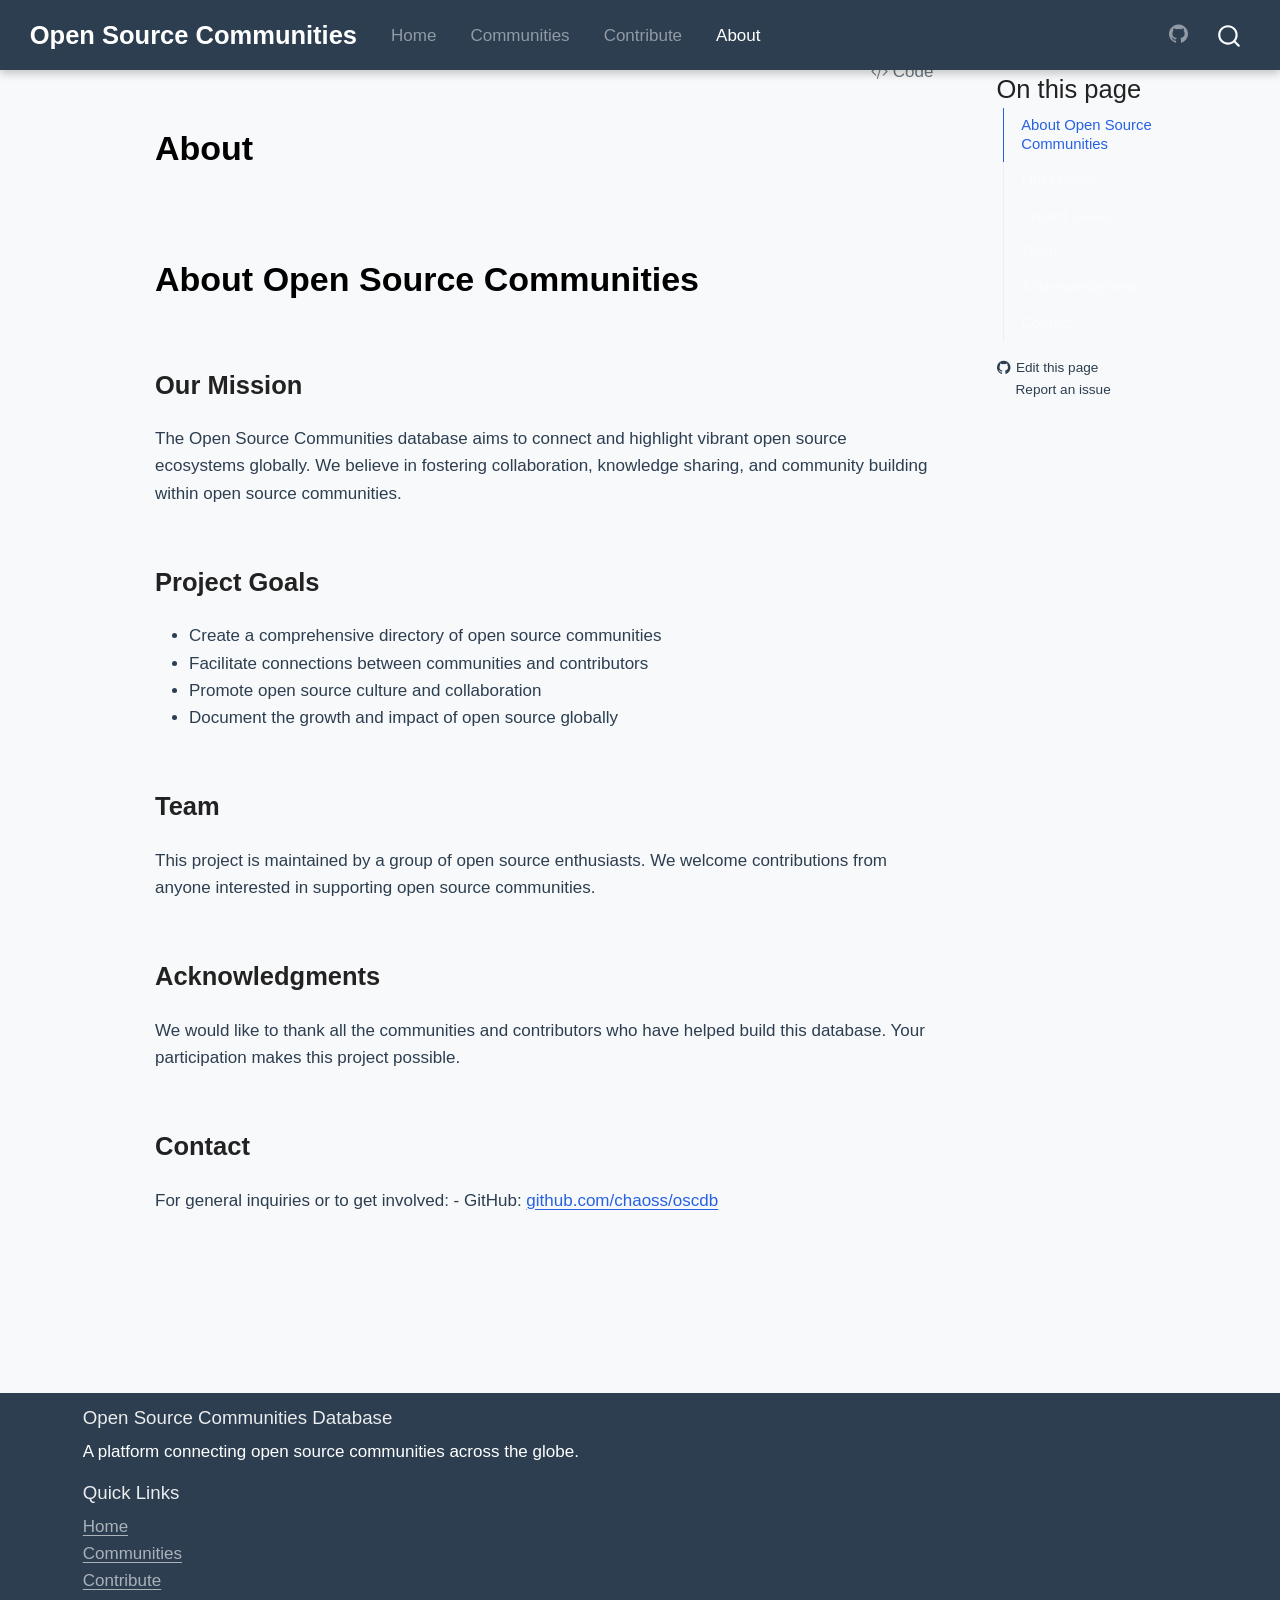
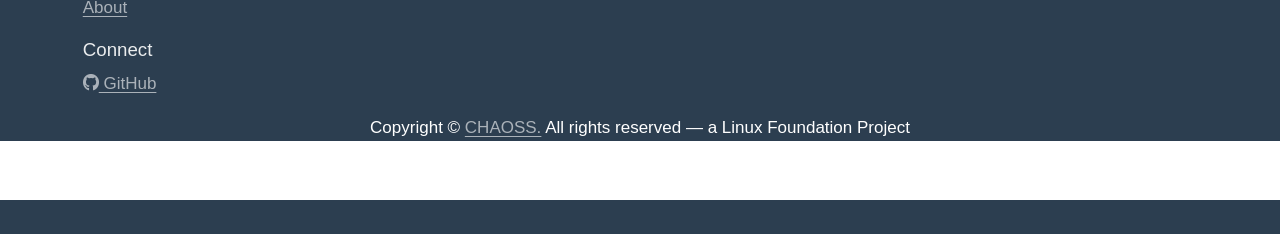
<file: docs/about.html>
<!DOCTYPE html>
<html xmlns="http://www.w3.org/1999/xhtml" lang="en" xml:lang="en"><head>

<meta charset="utf-8">
<meta name="generator" content="quarto-1.7.31">

<meta name="viewport" content="width=device-width, initial-scale=1.0, user-scalable=yes">


<title>About – Open Source Communities</title>
<style>
code{white-space: pre-wrap;}
span.smallcaps{font-variant: small-caps;}
div.columns{display: flex; gap: min(4vw, 1.5em);}
div.column{flex: auto; overflow-x: auto;}
div.hanging-indent{margin-left: 1.5em; text-indent: -1.5em;}
ul.task-list{list-style: none;}
ul.task-list li input[type="checkbox"] {
  width: 0.8em;
  margin: 0 0.8em 0.2em -1em; /* quarto-specific, see https://github.com/quarto-dev/quarto-cli/issues/4556 */ 
  vertical-align: middle;
}
/* CSS for syntax highlighting */
html { -webkit-text-size-adjust: 100%; }
pre > code.sourceCode { white-space: pre; position: relative; }
pre > code.sourceCode > span { display: inline-block; line-height: 1.25; }
pre > code.sourceCode > span:empty { height: 1.2em; }
.sourceCode { overflow: visible; }
code.sourceCode > span { color: inherit; text-decoration: inherit; }
div.sourceCode { margin: 1em 0; }
pre.sourceCode { margin: 0; }
@media screen {
div.sourceCode { overflow: auto; }
}
@media print {
pre > code.sourceCode { white-space: pre-wrap; }
pre > code.sourceCode > span { text-indent: -5em; padding-left: 5em; }
}
pre.numberSource code
  { counter-reset: source-line 0; }
pre.numberSource code > span
  { position: relative; left: -4em; counter-increment: source-line; }
pre.numberSource code > span > a:first-child::before
  { content: counter(source-line);
    position: relative; left: -1em; text-align: right; vertical-align: baseline;
    border: none; display: inline-block;
    -webkit-touch-callout: none; -webkit-user-select: none;
    -khtml-user-select: none; -moz-user-select: none;
    -ms-user-select: none; user-select: none;
    padding: 0 4px; width: 4em;
  }
pre.numberSource { margin-left: 3em;  padding-left: 4px; }
div.sourceCode
  {   }
@media screen {
pre > code.sourceCode > span > a:first-child::before { text-decoration: underline; }
}
</style>


<script src="site_libs/quarto-nav/quarto-nav.js"></script>
<script src="site_libs/quarto-nav/headroom.min.js"></script>
<script src="site_libs/clipboard/clipboard.min.js"></script>
<script src="site_libs/quarto-search/autocomplete.umd.js"></script>
<script src="site_libs/quarto-search/fuse.min.js"></script>
<script src="site_libs/quarto-search/quarto-search.js"></script>
<meta name="quarto:offset" content="./">
<script src="site_libs/quarto-html/quarto.js" type="module"></script>
<script src="site_libs/quarto-html/tabsets/tabsets.js" type="module"></script>
<script src="site_libs/quarto-html/popper.min.js"></script>
<script src="site_libs/quarto-html/tippy.umd.min.js"></script>
<script src="site_libs/quarto-html/anchor.min.js"></script>
<link href="site_libs/quarto-html/tippy.css" rel="stylesheet">
<link href="site_libs/quarto-html/quarto-syntax-highlighting-4a990d8dcb58f517c7c86712b8f2ac7c.css" rel="stylesheet" id="quarto-text-highlighting-styles">
<script src="site_libs/bootstrap/bootstrap.min.js"></script>
<link href="site_libs/bootstrap/bootstrap-icons.css" rel="stylesheet">
<link href="site_libs/bootstrap/bootstrap-f09d9e16f4c314c3ee0d84a079bee913.min.css" rel="stylesheet" append-hash="true" id="quarto-bootstrap" data-mode="light">
<script id="quarto-search-options" type="application/json">{
  "location": "navbar",
  "copy-button": false,
  "collapse-after": 3,
  "panel-placement": "end",
  "type": "overlay",
  "limit": 50,
  "keyboard-shortcut": [
    "f",
    "/",
    "s"
  ],
  "show-item-context": false,
  "language": {
    "search-no-results-text": "No results",
    "search-matching-documents-text": "matching documents",
    "search-copy-link-title": "Copy link to search",
    "search-hide-matches-text": "Hide additional matches",
    "search-more-match-text": "more match in this document",
    "search-more-matches-text": "more matches in this document",
    "search-clear-button-title": "Clear",
    "search-text-placeholder": "",
    "search-detached-cancel-button-title": "Cancel",
    "search-submit-button-title": "Submit",
    "search-label": "Search"
  }
}</script>
<style>html{ scroll-behavior: smooth; }</style>


<link rel="stylesheet" href="styles/custom.css">
<link rel="stylesheet" href="https://cdnjs.cloudflare.com/ajax/libs/font-awesome/6.0.0/css/all.min.css">
</head>

<body class="nav-fixed quarto-light">

<div id="quarto-search-results"></div>
  <header id="quarto-header" class="headroom fixed-top">
    <nav class="navbar navbar-expand-lg " data-bs-theme="dark">
      <div class="navbar-container container-fluid">
      <div class="navbar-brand-container mx-auto">
    <a class="navbar-brand" href="./index.html">
    <span class="navbar-title">Open Source Communities</span>
    </a>
  </div>
            <div id="quarto-search" class="" title="Search"></div>
          <button class="navbar-toggler" type="button" data-bs-toggle="collapse" data-bs-target="#navbarCollapse" aria-controls="navbarCollapse" role="menu" aria-expanded="false" aria-label="Toggle navigation" onclick="if (window.quartoToggleHeadroom) { window.quartoToggleHeadroom(); }">
  <span class="navbar-toggler-icon"></span>
</button>
          <div class="collapse navbar-collapse" id="navbarCollapse">
            <ul class="navbar-nav navbar-nav-scroll me-auto">
  <li class="nav-item">
    <a class="nav-link" href="./index.html"> 
<span class="menu-text">Home</span></a>
  </li>  
  <li class="nav-item">
    <a class="nav-link" href="./communities/index.html"> 
<span class="menu-text">Communities</span></a>
  </li>  
  <li class="nav-item">
    <a class="nav-link" href="./contribute.html"> 
<span class="menu-text">Contribute</span></a>
  </li>  
  <li class="nav-item">
    <a class="nav-link active" href="./about.html" aria-current="page"> 
<span class="menu-text">About</span></a>
  </li>  
</ul>
            <ul class="navbar-nav navbar-nav-scroll ms-auto">
  <li class="nav-item compact">
    <a class="nav-link" href="https://github.com/chaoss/oscdb/"> <i class="bi bi-github" role="img" aria-label="GitHub">
</i> 
<span class="menu-text"></span></a>
  </li>  
</ul>
          </div> <!-- /navcollapse -->
            <div class="quarto-navbar-tools">
</div>
      </div> <!-- /container-fluid -->
    </nav>
</header>
<!-- content -->
<div id="quarto-content" class="quarto-container page-columns page-rows-contents page-layout-article page-navbar">
<!-- sidebar -->
<!-- margin-sidebar -->
    <div id="quarto-margin-sidebar" class="sidebar margin-sidebar">
        <nav id="TOC" role="doc-toc" class="toc-active">
    <h2 id="toc-title">On this page</h2>
   
  <ul>
  <li><a href="#about-open-source-communities" id="toc-about-open-source-communities" class="nav-link active" data-scroll-target="#about-open-source-communities">About Open Source Communities</a>
  <ul class="collapse">
  <li><a href="#our-mission" id="toc-our-mission" class="nav-link" data-scroll-target="#our-mission">Our Mission</a></li>
  <li><a href="#project-goals" id="toc-project-goals" class="nav-link" data-scroll-target="#project-goals">Project Goals</a></li>
  <li><a href="#team" id="toc-team" class="nav-link" data-scroll-target="#team">Team</a></li>
  <li><a href="#acknowledgments" id="toc-acknowledgments" class="nav-link" data-scroll-target="#acknowledgments">Acknowledgments</a></li>
  <li><a href="#contact" id="toc-contact" class="nav-link" data-scroll-target="#contact">Contact</a></li>
  </ul></li>
  </ul>
<div class="toc-actions"><ul><li><a href="https://github.com/chaoss/oscdb/edit/main/about.qmd" class="toc-action"><i class="bi bi-github"></i>Edit this page</a></li><li><a href="https://github.com/chaoss/oscdb/issues/new" class="toc-action"><i class="bi empty"></i>Report an issue</a></li></ul></div></nav>
    </div>
<!-- main -->
<main class="content" id="quarto-document-content">

<header id="title-block-header" class="quarto-title-block default">
<div class="quarto-title">
<div class="quarto-title-block"><div><h1 class="title">About</h1><button type="button" class="btn code-tools-button" id="quarto-code-tools-source"><i class="bi"></i> Code</button></div></div>
</div>



<div class="quarto-title-meta">

    
  
    
  </div>
  


</header>


<section id="about-open-source-communities" class="level1">
<h1>About Open Source Communities</h1>
<section id="our-mission" class="level2">
<h2 class="anchored" data-anchor-id="our-mission">Our Mission</h2>
<p>The Open Source Communities database aims to connect and highlight vibrant open source ecosystems globally. We believe in fostering collaboration, knowledge sharing, and community building within open source communities.</p>
</section>
<section id="project-goals" class="level2">
<h2 class="anchored" data-anchor-id="project-goals">Project Goals</h2>
<ul>
<li>Create a comprehensive directory of open source communities</li>
<li>Facilitate connections between communities and contributors</li>
<li>Promote open source culture and collaboration</li>
<li>Document the growth and impact of open source globally</li>
</ul>
</section>
<section id="team" class="level2">
<h2 class="anchored" data-anchor-id="team">Team</h2>
<p>This project is maintained by a group of open source enthusiasts. We welcome contributions from anyone interested in supporting open source communities.</p>
</section>
<section id="acknowledgments" class="level2">
<h2 class="anchored" data-anchor-id="acknowledgments">Acknowledgments</h2>
<p>We would like to thank all the communities and contributors who have helped build this database. Your participation makes this project possible.</p>
</section>
<section id="contact" class="level2">
<h2 class="anchored" data-anchor-id="contact">Contact</h2>
<p>For general inquiries or to get involved: - GitHub: <a href="https://github.com/chaoss/oscdb/">github.com/chaoss/oscdb</a></p>


<!-- -->

</section>
</section>

</main> <!-- /main -->
<footer class="footer">

  <div class="container">

    <div class="row">

      <div class="col-md-4">

        <h5>Open Source Communities Database</h5>

        <p>A platform connecting open source communities across the globe.</p>

      </div>

      <div class="col-md-4">

        <h5>Quick Links</h5>

        <ul class="list-unstyled">

          <li><a href="./">Home</a></li>

          <li><a href="./communities/">Communities</a></li>

          <li><a href="./contribute.html">Contribute</a></li>

          <li><a href="./about.html">About</a></li>

        </ul>

      </div>

      <div class="col-md-4 ">

        <h5>Connect</h5>

        <ul class="list-unstyled">

          <li>

            <a href="https://github.com/chaoss/oscdb/" target="_blank">

              <i class="fab fa-github"></i> GitHub

            </a>

          </li>

        </ul>

      </div>

    </div>



    <div class="col-md-4 mx-auto text-center">

      Copyright © <a href="./">CHAOSS.</a> All rights reserved — a Linux

      Foundation Project

    </div>

  </div>

<div class="nav-footer"><div class="nav-footer-center"><div class="toc-actions d-sm-block d-md-none"><ul><li><a href="https://github.com/chaoss/oscdb/edit/main/about.qmd" class="toc-action"><i class="bi bi-github"></i>Edit this page</a></li><li><a href="https://github.com/chaoss/oscdb/issues/new" class="toc-action"><i class="bi empty"></i>Report an issue</a></li></ul></div></div></div></footer>

<script id="quarto-html-after-body" type="application/javascript">
  window.document.addEventListener("DOMContentLoaded", function (event) {
    const icon = "";
    const anchorJS = new window.AnchorJS();
    anchorJS.options = {
      placement: 'right',
      icon: icon
    };
    anchorJS.add('.anchored');
    const isCodeAnnotation = (el) => {
      for (const clz of el.classList) {
        if (clz.startsWith('code-annotation-')) {                     
          return true;
        }
      }
      return false;
    }
    const onCopySuccess = function(e) {
      // button target
      const button = e.trigger;
      // don't keep focus
      button.blur();
      // flash "checked"
      button.classList.add('code-copy-button-checked');
      var currentTitle = button.getAttribute("title");
      button.setAttribute("title", "Copied!");
      let tooltip;
      if (window.bootstrap) {
        button.setAttribute("data-bs-toggle", "tooltip");
        button.setAttribute("data-bs-placement", "left");
        button.setAttribute("data-bs-title", "Copied!");
        tooltip = new bootstrap.Tooltip(button, 
          { trigger: "manual", 
            customClass: "code-copy-button-tooltip",
            offset: [0, -8]});
        tooltip.show();    
      }
      setTimeout(function() {
        if (tooltip) {
          tooltip.hide();
          button.removeAttribute("data-bs-title");
          button.removeAttribute("data-bs-toggle");
          button.removeAttribute("data-bs-placement");
        }
        button.setAttribute("title", currentTitle);
        button.classList.remove('code-copy-button-checked');
      }, 1000);
      // clear code selection
      e.clearSelection();
    }
    const getTextToCopy = function(trigger) {
        const codeEl = trigger.previousElementSibling.cloneNode(true);
        for (const childEl of codeEl.children) {
          if (isCodeAnnotation(childEl)) {
            childEl.remove();
          }
        }
        return codeEl.innerText;
    }
    const clipboard = new window.ClipboardJS('.code-copy-button:not([data-in-quarto-modal])', {
      text: getTextToCopy
    });
    clipboard.on('success', onCopySuccess);
    if (window.document.getElementById('quarto-embedded-source-code-modal')) {
      const clipboardModal = new window.ClipboardJS('.code-copy-button[data-in-quarto-modal]', {
        text: getTextToCopy,
        container: window.document.getElementById('quarto-embedded-source-code-modal')
      });
      clipboardModal.on('success', onCopySuccess);
    }
    const viewSource = window.document.getElementById('quarto-view-source') ||
                       window.document.getElementById('quarto-code-tools-source');
    if (viewSource) {
      const sourceUrl = viewSource.getAttribute("data-quarto-source-url");
      viewSource.addEventListener("click", function(e) {
        if (sourceUrl) {
          // rstudio viewer pane
          if (/\bcapabilities=\b/.test(window.location)) {
            window.open(sourceUrl);
          } else {
            window.location.href = sourceUrl;
          }
        } else {
          const modal = new bootstrap.Modal(document.getElementById('quarto-embedded-source-code-modal'));
          modal.show();
        }
        return false;
      });
    }
    function toggleCodeHandler(show) {
      return function(e) {
        const detailsSrc = window.document.querySelectorAll(".cell > details > .sourceCode");
        for (let i=0; i<detailsSrc.length; i++) {
          const details = detailsSrc[i].parentElement;
          if (show) {
            details.open = true;
          } else {
            details.removeAttribute("open");
          }
        }
        const cellCodeDivs = window.document.querySelectorAll(".cell > .sourceCode");
        const fromCls = show ? "hidden" : "unhidden";
        const toCls = show ? "unhidden" : "hidden";
        for (let i=0; i<cellCodeDivs.length; i++) {
          const codeDiv = cellCodeDivs[i];
          if (codeDiv.classList.contains(fromCls)) {
            codeDiv.classList.remove(fromCls);
            codeDiv.classList.add(toCls);
          } 
        }
        return false;
      }
    }
    const hideAllCode = window.document.getElementById("quarto-hide-all-code");
    if (hideAllCode) {
      hideAllCode.addEventListener("click", toggleCodeHandler(false));
    }
    const showAllCode = window.document.getElementById("quarto-show-all-code");
    if (showAllCode) {
      showAllCode.addEventListener("click", toggleCodeHandler(true));
    }
      var localhostRegex = new RegExp(/^(?:http|https):\/\/localhost\:?[0-9]*\//);
      var mailtoRegex = new RegExp(/^mailto:/);
        var filterRegex = new RegExp("https:\/\/chaoss\.github\.io\/oscdb");
      var isInternal = (href) => {
          return filterRegex.test(href) || localhostRegex.test(href) || mailtoRegex.test(href);
      }
      // Inspect non-navigation links and adorn them if external
     var links = window.document.querySelectorAll('a[href]:not(.nav-link):not(.navbar-brand):not(.toc-action):not(.sidebar-link):not(.sidebar-item-toggle):not(.pagination-link):not(.no-external):not([aria-hidden]):not(.dropdown-item):not(.quarto-navigation-tool):not(.about-link)');
      for (var i=0; i<links.length; i++) {
        const link = links[i];
        if (!isInternal(link.href)) {
          // undo the damage that might have been done by quarto-nav.js in the case of
          // links that we want to consider external
          if (link.dataset.originalHref !== undefined) {
            link.href = link.dataset.originalHref;
          }
        }
      }
    function tippyHover(el, contentFn, onTriggerFn, onUntriggerFn) {
      const config = {
        allowHTML: true,
        maxWidth: 500,
        delay: 100,
        arrow: false,
        appendTo: function(el) {
            return el.parentElement;
        },
        interactive: true,
        interactiveBorder: 10,
        theme: 'quarto',
        placement: 'bottom-start',
      };
      if (contentFn) {
        config.content = contentFn;
      }
      if (onTriggerFn) {
        config.onTrigger = onTriggerFn;
      }
      if (onUntriggerFn) {
        config.onUntrigger = onUntriggerFn;
      }
      window.tippy(el, config); 
    }
    const noterefs = window.document.querySelectorAll('a[role="doc-noteref"]');
    for (var i=0; i<noterefs.length; i++) {
      const ref = noterefs[i];
      tippyHover(ref, function() {
        // use id or data attribute instead here
        let href = ref.getAttribute('data-footnote-href') || ref.getAttribute('href');
        try { href = new URL(href).hash; } catch {}
        const id = href.replace(/^#\/?/, "");
        const note = window.document.getElementById(id);
        if (note) {
          return note.innerHTML;
        } else {
          return "";
        }
      });
    }
    const xrefs = window.document.querySelectorAll('a.quarto-xref');
    const processXRef = (id, note) => {
      // Strip column container classes
      const stripColumnClz = (el) => {
        el.classList.remove("page-full", "page-columns");
        if (el.children) {
          for (const child of el.children) {
            stripColumnClz(child);
          }
        }
      }
      stripColumnClz(note)
      if (id === null || id.startsWith('sec-')) {
        // Special case sections, only their first couple elements
        const container = document.createElement("div");
        if (note.children && note.children.length > 2) {
          container.appendChild(note.children[0].cloneNode(true));
          for (let i = 1; i < note.children.length; i++) {
            const child = note.children[i];
            if (child.tagName === "P" && child.innerText === "") {
              continue;
            } else {
              container.appendChild(child.cloneNode(true));
              break;
            }
          }
          if (window.Quarto?.typesetMath) {
            window.Quarto.typesetMath(container);
          }
          return container.innerHTML
        } else {
          if (window.Quarto?.typesetMath) {
            window.Quarto.typesetMath(note);
          }
          return note.innerHTML;
        }
      } else {
        // Remove any anchor links if they are present
        const anchorLink = note.querySelector('a.anchorjs-link');
        if (anchorLink) {
          anchorLink.remove();
        }
        if (window.Quarto?.typesetMath) {
          window.Quarto.typesetMath(note);
        }
        if (note.classList.contains("callout")) {
          return note.outerHTML;
        } else {
          return note.innerHTML;
        }
      }
    }
    for (var i=0; i<xrefs.length; i++) {
      const xref = xrefs[i];
      tippyHover(xref, undefined, function(instance) {
        instance.disable();
        let url = xref.getAttribute('href');
        let hash = undefined; 
        if (url.startsWith('#')) {
          hash = url;
        } else {
          try { hash = new URL(url).hash; } catch {}
        }
        if (hash) {
          const id = hash.replace(/^#\/?/, "");
          const note = window.document.getElementById(id);
          if (note !== null) {
            try {
              const html = processXRef(id, note.cloneNode(true));
              instance.setContent(html);
            } finally {
              instance.enable();
              instance.show();
            }
          } else {
            // See if we can fetch this
            fetch(url.split('#')[0])
            .then(res => res.text())
            .then(html => {
              const parser = new DOMParser();
              const htmlDoc = parser.parseFromString(html, "text/html");
              const note = htmlDoc.getElementById(id);
              if (note !== null) {
                const html = processXRef(id, note);
                instance.setContent(html);
              } 
            }).finally(() => {
              instance.enable();
              instance.show();
            });
          }
        } else {
          // See if we can fetch a full url (with no hash to target)
          // This is a special case and we should probably do some content thinning / targeting
          fetch(url)
          .then(res => res.text())
          .then(html => {
            const parser = new DOMParser();
            const htmlDoc = parser.parseFromString(html, "text/html");
            const note = htmlDoc.querySelector('main.content');
            if (note !== null) {
              // This should only happen for chapter cross references
              // (since there is no id in the URL)
              // remove the first header
              if (note.children.length > 0 && note.children[0].tagName === "HEADER") {
                note.children[0].remove();
              }
              const html = processXRef(null, note);
              instance.setContent(html);
            } 
          }).finally(() => {
            instance.enable();
            instance.show();
          });
        }
      }, function(instance) {
      });
    }
        let selectedAnnoteEl;
        const selectorForAnnotation = ( cell, annotation) => {
          let cellAttr = 'data-code-cell="' + cell + '"';
          let lineAttr = 'data-code-annotation="' +  annotation + '"';
          const selector = 'span[' + cellAttr + '][' + lineAttr + ']';
          return selector;
        }
        const selectCodeLines = (annoteEl) => {
          const doc = window.document;
          const targetCell = annoteEl.getAttribute("data-target-cell");
          const targetAnnotation = annoteEl.getAttribute("data-target-annotation");
          const annoteSpan = window.document.querySelector(selectorForAnnotation(targetCell, targetAnnotation));
          const lines = annoteSpan.getAttribute("data-code-lines").split(",");
          const lineIds = lines.map((line) => {
            return targetCell + "-" + line;
          })
          let top = null;
          let height = null;
          let parent = null;
          if (lineIds.length > 0) {
              //compute the position of the single el (top and bottom and make a div)
              const el = window.document.getElementById(lineIds[0]);
              top = el.offsetTop;
              height = el.offsetHeight;
              parent = el.parentElement.parentElement;
            if (lineIds.length > 1) {
              const lastEl = window.document.getElementById(lineIds[lineIds.length - 1]);
              const bottom = lastEl.offsetTop + lastEl.offsetHeight;
              height = bottom - top;
            }
            if (top !== null && height !== null && parent !== null) {
              // cook up a div (if necessary) and position it 
              let div = window.document.getElementById("code-annotation-line-highlight");
              if (div === null) {
                div = window.document.createElement("div");
                div.setAttribute("id", "code-annotation-line-highlight");
                div.style.position = 'absolute';
                parent.appendChild(div);
              }
              div.style.top = top - 2 + "px";
              div.style.height = height + 4 + "px";
              div.style.left = 0;
              let gutterDiv = window.document.getElementById("code-annotation-line-highlight-gutter");
              if (gutterDiv === null) {
                gutterDiv = window.document.createElement("div");
                gutterDiv.setAttribute("id", "code-annotation-line-highlight-gutter");
                gutterDiv.style.position = 'absolute';
                const codeCell = window.document.getElementById(targetCell);
                const gutter = codeCell.querySelector('.code-annotation-gutter');
                gutter.appendChild(gutterDiv);
              }
              gutterDiv.style.top = top - 2 + "px";
              gutterDiv.style.height = height + 4 + "px";
            }
            selectedAnnoteEl = annoteEl;
          }
        };
        const unselectCodeLines = () => {
          const elementsIds = ["code-annotation-line-highlight", "code-annotation-line-highlight-gutter"];
          elementsIds.forEach((elId) => {
            const div = window.document.getElementById(elId);
            if (div) {
              div.remove();
            }
          });
          selectedAnnoteEl = undefined;
        };
          // Handle positioning of the toggle
      window.addEventListener(
        "resize",
        throttle(() => {
          elRect = undefined;
          if (selectedAnnoteEl) {
            selectCodeLines(selectedAnnoteEl);
          }
        }, 10)
      );
      function throttle(fn, ms) {
      let throttle = false;
      let timer;
        return (...args) => {
          if(!throttle) { // first call gets through
              fn.apply(this, args);
              throttle = true;
          } else { // all the others get throttled
              if(timer) clearTimeout(timer); // cancel #2
              timer = setTimeout(() => {
                fn.apply(this, args);
                timer = throttle = false;
              }, ms);
          }
        };
      }
        // Attach click handler to the DT
        const annoteDls = window.document.querySelectorAll('dt[data-target-cell]');
        for (const annoteDlNode of annoteDls) {
          annoteDlNode.addEventListener('click', (event) => {
            const clickedEl = event.target;
            if (clickedEl !== selectedAnnoteEl) {
              unselectCodeLines();
              const activeEl = window.document.querySelector('dt[data-target-cell].code-annotation-active');
              if (activeEl) {
                activeEl.classList.remove('code-annotation-active');
              }
              selectCodeLines(clickedEl);
              clickedEl.classList.add('code-annotation-active');
            } else {
              // Unselect the line
              unselectCodeLines();
              clickedEl.classList.remove('code-annotation-active');
            }
          });
        }
    const findCites = (el) => {
      const parentEl = el.parentElement;
      if (parentEl) {
        const cites = parentEl.dataset.cites;
        if (cites) {
          return {
            el,
            cites: cites.split(' ')
          };
        } else {
          return findCites(el.parentElement)
        }
      } else {
        return undefined;
      }
    };
    var bibliorefs = window.document.querySelectorAll('a[role="doc-biblioref"]');
    for (var i=0; i<bibliorefs.length; i++) {
      const ref = bibliorefs[i];
      const citeInfo = findCites(ref);
      if (citeInfo) {
        tippyHover(citeInfo.el, function() {
          var popup = window.document.createElement('div');
          citeInfo.cites.forEach(function(cite) {
            var citeDiv = window.document.createElement('div');
            citeDiv.classList.add('hanging-indent');
            citeDiv.classList.add('csl-entry');
            var biblioDiv = window.document.getElementById('ref-' + cite);
            if (biblioDiv) {
              citeDiv.innerHTML = biblioDiv.innerHTML;
            }
            popup.appendChild(citeDiv);
          });
          return popup.innerHTML;
        });
      }
    }
  });
  </script><div class="modal fade" id="quarto-embedded-source-code-modal" tabindex="-1" aria-labelledby="quarto-embedded-source-code-modal-label" aria-hidden="true"><div class="modal-dialog modal-dialog-scrollable"><div class="modal-content"><div class="modal-header"><h5 class="modal-title" id="quarto-embedded-source-code-modal-label">Source Code</h5><button class="btn-close" data-bs-dismiss="modal"></button></div><div class="modal-body"><div class="">
<div class="sourceCode" id="cb1" data-shortcodes="false"><pre class="sourceCode markdown code-with-copy"><code class="sourceCode markdown"><span id="cb1-1"><a href="#cb1-1" aria-hidden="true" tabindex="-1"></a><span class="co">---</span></span>
<span id="cb1-2"><a href="#cb1-2" aria-hidden="true" tabindex="-1"></a><span class="an">title:</span><span class="co"> "About"</span></span>
<span id="cb1-3"><a href="#cb1-3" aria-hidden="true" tabindex="-1"></a><span class="an">format:</span><span class="co"> html</span></span>
<span id="cb1-4"><a href="#cb1-4" aria-hidden="true" tabindex="-1"></a><span class="co">---</span></span>
<span id="cb1-5"><a href="#cb1-5" aria-hidden="true" tabindex="-1"></a></span>
<span id="cb1-6"><a href="#cb1-6" aria-hidden="true" tabindex="-1"></a><span class="fu"># About Open Source Communities</span></span>
<span id="cb1-7"><a href="#cb1-7" aria-hidden="true" tabindex="-1"></a></span>
<span id="cb1-8"><a href="#cb1-8" aria-hidden="true" tabindex="-1"></a><span class="fu">## Our Mission</span></span>
<span id="cb1-9"><a href="#cb1-9" aria-hidden="true" tabindex="-1"></a></span>
<span id="cb1-10"><a href="#cb1-10" aria-hidden="true" tabindex="-1"></a>The Open Source Communities database aims to connect and highlight vibrant open source ecosystems globally. We believe in fostering collaboration, knowledge sharing, and community building within open source communities.</span>
<span id="cb1-11"><a href="#cb1-11" aria-hidden="true" tabindex="-1"></a></span>
<span id="cb1-12"><a href="#cb1-12" aria-hidden="true" tabindex="-1"></a><span class="fu">## Project Goals</span></span>
<span id="cb1-13"><a href="#cb1-13" aria-hidden="true" tabindex="-1"></a></span>
<span id="cb1-14"><a href="#cb1-14" aria-hidden="true" tabindex="-1"></a><span class="ss">- </span>Create a comprehensive directory of open source communities</span>
<span id="cb1-15"><a href="#cb1-15" aria-hidden="true" tabindex="-1"></a><span class="ss">- </span>Facilitate connections between communities and contributors</span>
<span id="cb1-16"><a href="#cb1-16" aria-hidden="true" tabindex="-1"></a><span class="ss">- </span>Promote open source culture and collaboration</span>
<span id="cb1-17"><a href="#cb1-17" aria-hidden="true" tabindex="-1"></a><span class="ss">- </span>Document the growth and impact of open source globally</span>
<span id="cb1-18"><a href="#cb1-18" aria-hidden="true" tabindex="-1"></a></span>
<span id="cb1-19"><a href="#cb1-19" aria-hidden="true" tabindex="-1"></a><span class="fu">## Team</span></span>
<span id="cb1-20"><a href="#cb1-20" aria-hidden="true" tabindex="-1"></a></span>
<span id="cb1-21"><a href="#cb1-21" aria-hidden="true" tabindex="-1"></a>This project is maintained by a group of open source enthusiasts. We welcome contributions from anyone interested in supporting open source communities.</span>
<span id="cb1-22"><a href="#cb1-22" aria-hidden="true" tabindex="-1"></a></span>
<span id="cb1-23"><a href="#cb1-23" aria-hidden="true" tabindex="-1"></a><span class="fu">## Acknowledgments</span></span>
<span id="cb1-24"><a href="#cb1-24" aria-hidden="true" tabindex="-1"></a></span>
<span id="cb1-25"><a href="#cb1-25" aria-hidden="true" tabindex="-1"></a>We would like to thank all the communities and contributors who have helped build this database. Your participation makes this project possible.</span>
<span id="cb1-26"><a href="#cb1-26" aria-hidden="true" tabindex="-1"></a></span>
<span id="cb1-27"><a href="#cb1-27" aria-hidden="true" tabindex="-1"></a><span class="fu">## Contact</span></span>
<span id="cb1-28"><a href="#cb1-28" aria-hidden="true" tabindex="-1"></a></span>
<span id="cb1-29"><a href="#cb1-29" aria-hidden="true" tabindex="-1"></a>For general inquiries or to get involved:</span>
<span id="cb1-30"><a href="#cb1-30" aria-hidden="true" tabindex="-1"></a><span class="ss">- </span>GitHub: <span class="co">[</span><span class="ot">github.com/chaoss/oscdb</span><span class="co">](https://github.com/chaoss/oscdb/)</span> </span></code><button title="Copy to Clipboard" class="code-copy-button" data-in-quarto-modal=""><i class="bi"></i></button></pre></div>
</div></div></div></div></div>
</div> <!-- /content -->




<script src="site_libs/quarto-html/zenscroll-min.js"></script>
</body></html>
</file>
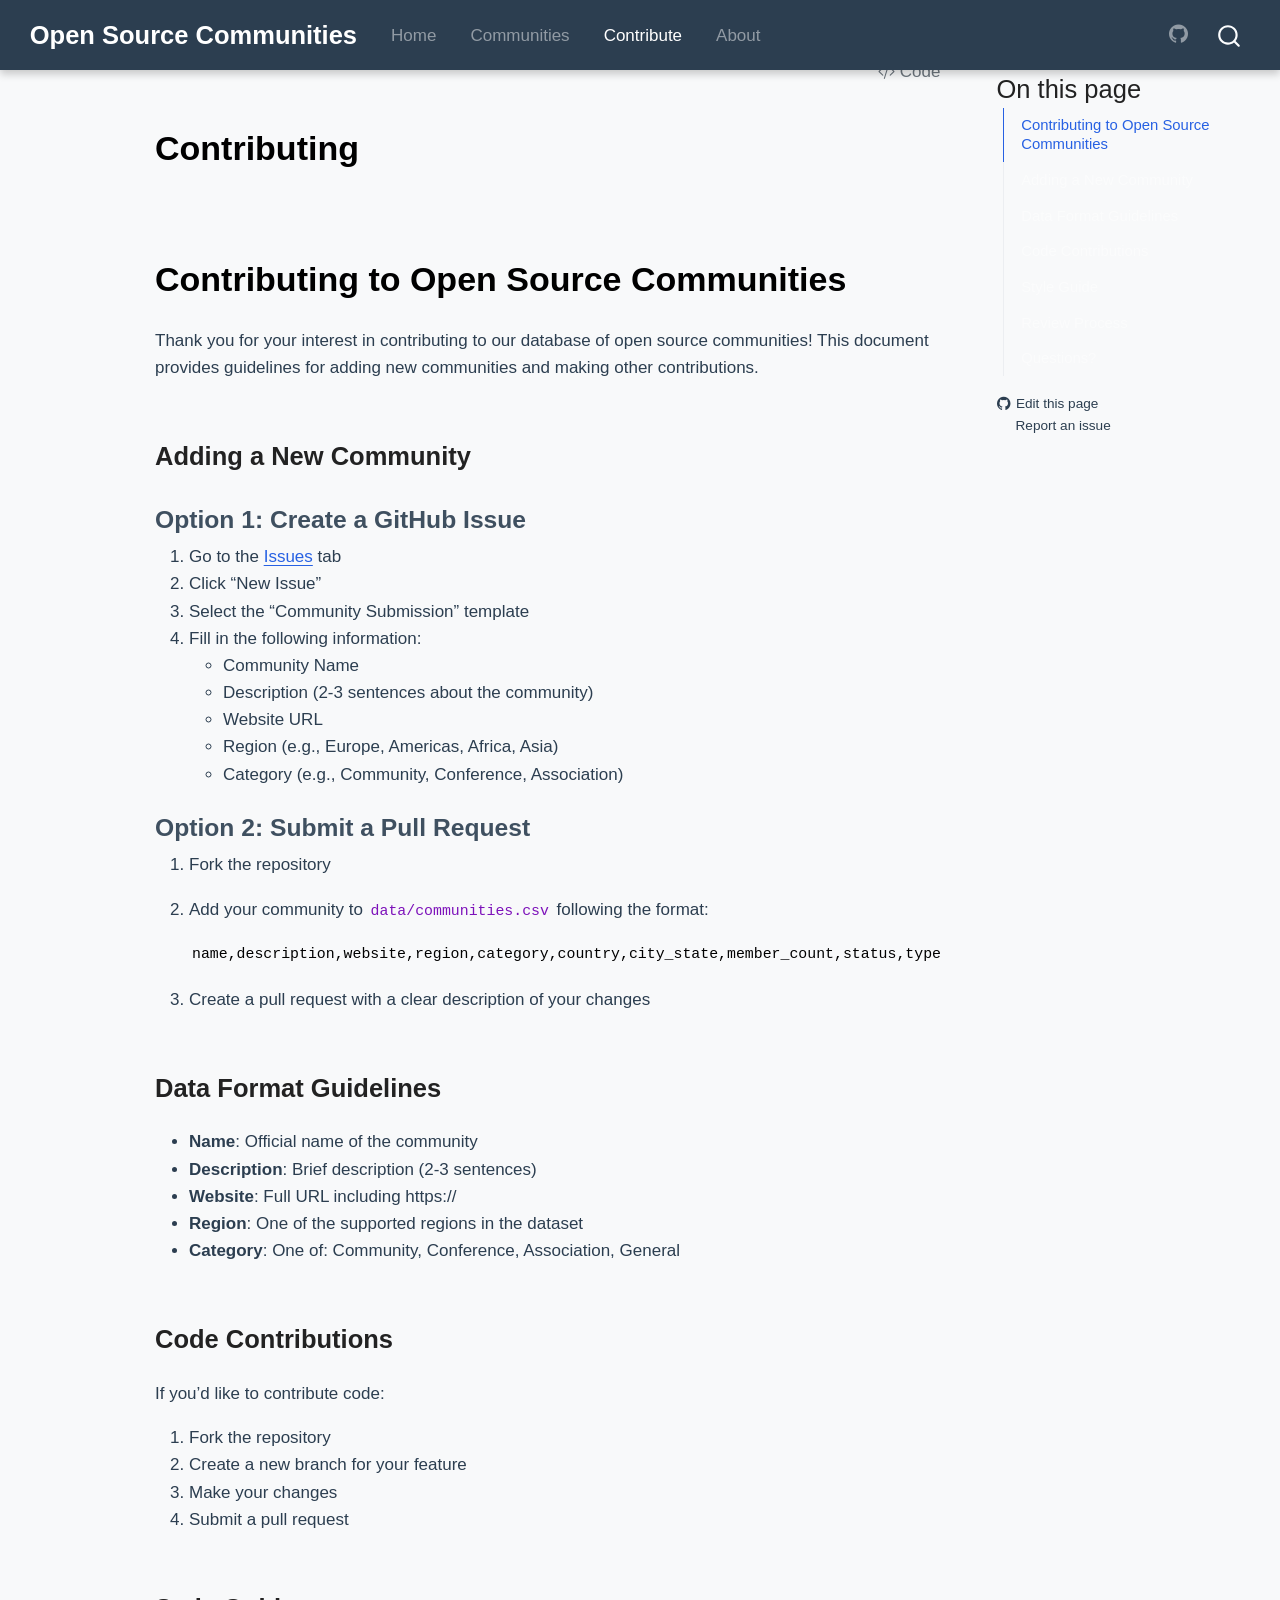
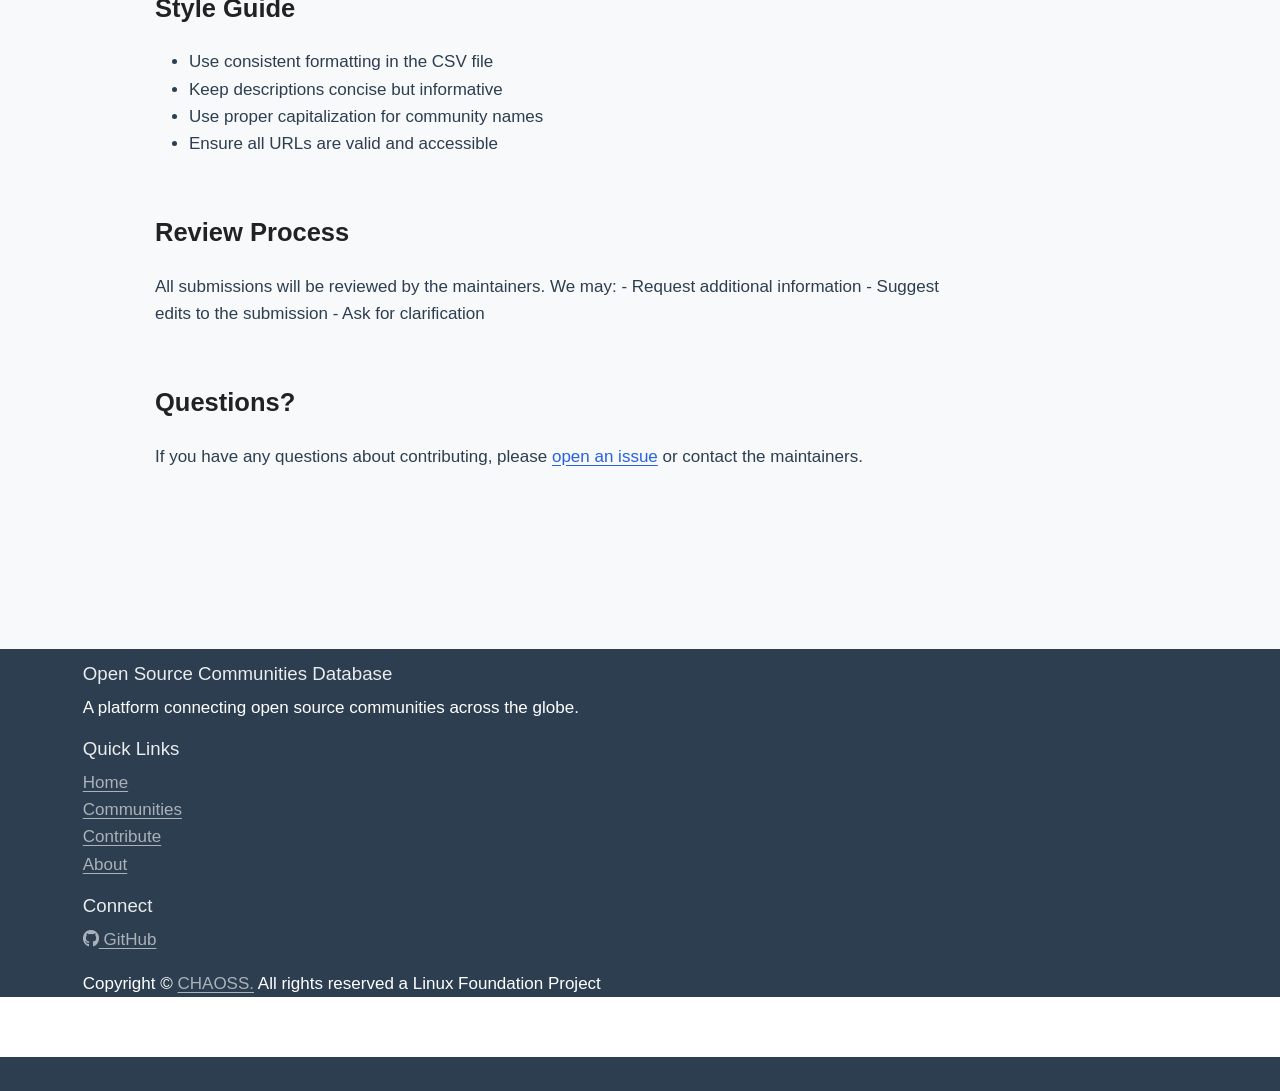
<file: docs/contribute.html>
<!DOCTYPE html>
<html xmlns="http://www.w3.org/1999/xhtml" lang="en" xml:lang="en"><head>

<meta charset="utf-8">
<meta name="generator" content="quarto-1.7.31">

<meta name="viewport" content="width=device-width, initial-scale=1.0, user-scalable=yes">


<title>Contributing – Open Source Communities</title>
<style>
code{white-space: pre-wrap;}
span.smallcaps{font-variant: small-caps;}
div.columns{display: flex; gap: min(4vw, 1.5em);}
div.column{flex: auto; overflow-x: auto;}
div.hanging-indent{margin-left: 1.5em; text-indent: -1.5em;}
ul.task-list{list-style: none;}
ul.task-list li input[type="checkbox"] {
  width: 0.8em;
  margin: 0 0.8em 0.2em -1em; /* quarto-specific, see https://github.com/quarto-dev/quarto-cli/issues/4556 */ 
  vertical-align: middle;
}
/* CSS for syntax highlighting */
html { -webkit-text-size-adjust: 100%; }
pre > code.sourceCode { white-space: pre; position: relative; }
pre > code.sourceCode > span { display: inline-block; line-height: 1.25; }
pre > code.sourceCode > span:empty { height: 1.2em; }
.sourceCode { overflow: visible; }
code.sourceCode > span { color: inherit; text-decoration: inherit; }
div.sourceCode { margin: 1em 0; }
pre.sourceCode { margin: 0; }
@media screen {
div.sourceCode { overflow: auto; }
}
@media print {
pre > code.sourceCode { white-space: pre-wrap; }
pre > code.sourceCode > span { text-indent: -5em; padding-left: 5em; }
}
pre.numberSource code
  { counter-reset: source-line 0; }
pre.numberSource code > span
  { position: relative; left: -4em; counter-increment: source-line; }
pre.numberSource code > span > a:first-child::before
  { content: counter(source-line);
    position: relative; left: -1em; text-align: right; vertical-align: baseline;
    border: none; display: inline-block;
    -webkit-touch-callout: none; -webkit-user-select: none;
    -khtml-user-select: none; -moz-user-select: none;
    -ms-user-select: none; user-select: none;
    padding: 0 4px; width: 4em;
  }
pre.numberSource { margin-left: 3em;  padding-left: 4px; }
div.sourceCode
  {   }
@media screen {
pre > code.sourceCode > span > a:first-child::before { text-decoration: underline; }
}
</style>


<script src="site_libs/quarto-nav/quarto-nav.js"></script>
<script src="site_libs/quarto-nav/headroom.min.js"></script>
<script src="site_libs/clipboard/clipboard.min.js"></script>
<script src="site_libs/quarto-search/autocomplete.umd.js"></script>
<script src="site_libs/quarto-search/fuse.min.js"></script>
<script src="site_libs/quarto-search/quarto-search.js"></script>
<meta name="quarto:offset" content="./">
<script src="site_libs/quarto-html/quarto.js" type="module"></script>
<script src="site_libs/quarto-html/tabsets/tabsets.js" type="module"></script>
<script src="site_libs/quarto-html/popper.min.js"></script>
<script src="site_libs/quarto-html/tippy.umd.min.js"></script>
<script src="site_libs/quarto-html/anchor.min.js"></script>
<link href="site_libs/quarto-html/tippy.css" rel="stylesheet">
<link href="site_libs/quarto-html/quarto-syntax-highlighting-4a990d8dcb58f517c7c86712b8f2ac7c.css" rel="stylesheet" id="quarto-text-highlighting-styles">
<script src="site_libs/bootstrap/bootstrap.min.js"></script>
<link href="site_libs/bootstrap/bootstrap-icons.css" rel="stylesheet">
<link href="site_libs/bootstrap/bootstrap-f09d9e16f4c314c3ee0d84a079bee913.min.css" rel="stylesheet" append-hash="true" id="quarto-bootstrap" data-mode="light">
<script id="quarto-search-options" type="application/json">{
  "location": "navbar",
  "copy-button": false,
  "collapse-after": 3,
  "panel-placement": "end",
  "type": "overlay",
  "limit": 50,
  "keyboard-shortcut": [
    "f",
    "/",
    "s"
  ],
  "show-item-context": false,
  "language": {
    "search-no-results-text": "No results",
    "search-matching-documents-text": "matching documents",
    "search-copy-link-title": "Copy link to search",
    "search-hide-matches-text": "Hide additional matches",
    "search-more-match-text": "more match in this document",
    "search-more-matches-text": "more matches in this document",
    "search-clear-button-title": "Clear",
    "search-text-placeholder": "",
    "search-detached-cancel-button-title": "Cancel",
    "search-submit-button-title": "Submit",
    "search-label": "Search"
  }
}</script>
<style>html{ scroll-behavior: smooth; }</style>


<link rel="stylesheet" href="styles/custom.css">
<link rel="stylesheet" href="https://cdnjs.cloudflare.com/ajax/libs/font-awesome/6.0.0/css/all.min.css">
</head>

<body class="nav-fixed quarto-light">

<div id="quarto-search-results"></div>
  <header id="quarto-header" class="headroom fixed-top">
    <nav class="navbar navbar-expand-lg " data-bs-theme="dark">
      <div class="navbar-container container-fluid">
      <div class="navbar-brand-container mx-auto">
    <a class="navbar-brand" href="./index.html">
    <span class="navbar-title">Open Source Communities</span>
    </a>
  </div>
            <div id="quarto-search" class="" title="Search"></div>
          <button class="navbar-toggler" type="button" data-bs-toggle="collapse" data-bs-target="#navbarCollapse" aria-controls="navbarCollapse" role="menu" aria-expanded="false" aria-label="Toggle navigation" onclick="if (window.quartoToggleHeadroom) { window.quartoToggleHeadroom(); }">
  <span class="navbar-toggler-icon"></span>
</button>
          <div class="collapse navbar-collapse" id="navbarCollapse">
            <ul class="navbar-nav navbar-nav-scroll me-auto">
  <li class="nav-item">
    <a class="nav-link" href="./index.html"> 
<span class="menu-text">Home</span></a>
  </li>  
  <li class="nav-item">
    <a class="nav-link" href="./communities/index.html"> 
<span class="menu-text">Communities</span></a>
  </li>  
  <li class="nav-item">
    <a class="nav-link active" href="./contribute.html" aria-current="page"> 
<span class="menu-text">Contribute</span></a>
  </li>  
  <li class="nav-item">
    <a class="nav-link" href="./about.html"> 
<span class="menu-text">About</span></a>
  </li>  
</ul>
            <ul class="navbar-nav navbar-nav-scroll ms-auto">
  <li class="nav-item compact">
    <a class="nav-link" href="https://github.com/chaoss/oscdb/"> <i class="bi bi-github" role="img" aria-label="GitHub">
</i> 
<span class="menu-text"></span></a>
  </li>  
</ul>
          </div> <!-- /navcollapse -->
            <div class="quarto-navbar-tools">
</div>
      </div> <!-- /container-fluid -->
    </nav>
</header>
<!-- content -->
<div id="quarto-content" class="quarto-container page-columns page-rows-contents page-layout-article page-navbar">
<!-- sidebar -->
<!-- margin-sidebar -->
    <div id="quarto-margin-sidebar" class="sidebar margin-sidebar">
        <nav id="TOC" role="doc-toc" class="toc-active">
    <h2 id="toc-title">On this page</h2>
   
  <ul>
  <li><a href="#contributing-to-open-source-communities" id="toc-contributing-to-open-source-communities" class="nav-link active" data-scroll-target="#contributing-to-open-source-communities">Contributing to Open Source Communities</a>
  <ul class="collapse">
  <li><a href="#adding-a-new-community" id="toc-adding-a-new-community" class="nav-link" data-scroll-target="#adding-a-new-community">Adding a New Community</a>
  <ul class="collapse">
  <li><a href="#option-1-create-a-github-issue" id="toc-option-1-create-a-github-issue" class="nav-link" data-scroll-target="#option-1-create-a-github-issue">Option 1: Create a GitHub Issue</a></li>
  <li><a href="#option-2-submit-a-pull-request" id="toc-option-2-submit-a-pull-request" class="nav-link" data-scroll-target="#option-2-submit-a-pull-request">Option 2: Submit a Pull Request</a></li>
  </ul></li>
  <li><a href="#data-format-guidelines" id="toc-data-format-guidelines" class="nav-link" data-scroll-target="#data-format-guidelines">Data Format Guidelines</a></li>
  <li><a href="#code-contributions" id="toc-code-contributions" class="nav-link" data-scroll-target="#code-contributions">Code Contributions</a></li>
  <li><a href="#style-guide" id="toc-style-guide" class="nav-link" data-scroll-target="#style-guide">Style Guide</a></li>
  <li><a href="#review-process" id="toc-review-process" class="nav-link" data-scroll-target="#review-process">Review Process</a></li>
  <li><a href="#questions" id="toc-questions" class="nav-link" data-scroll-target="#questions">Questions?</a></li>
  </ul></li>
  </ul>
<div class="toc-actions"><ul><li><a href="https://github.com/chaoss/oscdb/edit/main/contribute.qmd" class="toc-action"><i class="bi bi-github"></i>Edit this page</a></li><li><a href="https://github.com/chaoss/oscdb/issues/new" class="toc-action"><i class="bi empty"></i>Report an issue</a></li></ul></div></nav>
    </div>
<!-- main -->
<main class="content" id="quarto-document-content">

<header id="title-block-header" class="quarto-title-block default">
<div class="quarto-title">
<div class="quarto-title-block"><div><h1 class="title">Contributing</h1><button type="button" class="btn code-tools-button" id="quarto-code-tools-source"><i class="bi"></i> Code</button></div></div>
</div>



<div class="quarto-title-meta">

    
  
    
  </div>
  


</header>


<section id="contributing-to-open-source-communities" class="level1">
<h1>Contributing to Open Source Communities</h1>
<p>Thank you for your interest in contributing to our database of open source communities! This document provides guidelines for adding new communities and making other contributions.</p>
<section id="adding-a-new-community" class="level2">
<h2 class="anchored" data-anchor-id="adding-a-new-community">Adding a New Community</h2>
<section id="option-1-create-a-github-issue" class="level3">
<h3 class="anchored" data-anchor-id="option-1-create-a-github-issue">Option 1: Create a GitHub Issue</h3>
<ol type="1">
<li>Go to the <a href="https://github.com/chaoss/oscdb/issues">Issues</a> tab</li>
<li>Click “New Issue”</li>
<li>Select the “Community Submission” template</li>
<li>Fill in the following information:
<ul>
<li>Community Name</li>
<li>Description (2-3 sentences about the community)</li>
<li>Website URL</li>
<li>Region (e.g., Europe, Americas, Africa, Asia)</li>
<li>Category (e.g., Community, Conference, Association)</li>
</ul></li>
</ol>
</section>
<section id="option-2-submit-a-pull-request" class="level3">
<h3 class="anchored" data-anchor-id="option-2-submit-a-pull-request">Option 2: Submit a Pull Request</h3>
<ol type="1">
<li><p>Fork the repository</p></li>
<li><p>Add your community to <code>data/communities.csv</code> following the format:</p>
<pre class="csv"><code>name,description,website,region,category,country,city_state,member_count,status,type</code></pre></li>
<li><p>Create a pull request with a clear description of your changes</p></li>
</ol>
</section>
</section>
<section id="data-format-guidelines" class="level2">
<h2 class="anchored" data-anchor-id="data-format-guidelines">Data Format Guidelines</h2>
<ul>
<li><strong>Name</strong>: Official name of the community</li>
<li><strong>Description</strong>: Brief description (2-3 sentences)</li>
<li><strong>Website</strong>: Full URL including https://</li>
<li><strong>Region</strong>: One of the supported regions in the dataset</li>
<li><strong>Category</strong>: One of: Community, Conference, Association, General</li>
</ul>
</section>
<section id="code-contributions" class="level2">
<h2 class="anchored" data-anchor-id="code-contributions">Code Contributions</h2>
<p>If you’d like to contribute code:</p>
<ol type="1">
<li>Fork the repository</li>
<li>Create a new branch for your feature</li>
<li>Make your changes</li>
<li>Submit a pull request</li>
</ol>
</section>
<section id="style-guide" class="level2">
<h2 class="anchored" data-anchor-id="style-guide">Style Guide</h2>
<ul>
<li>Use consistent formatting in the CSV file</li>
<li>Keep descriptions concise but informative</li>
<li>Use proper capitalization for community names</li>
<li>Ensure all URLs are valid and accessible</li>
</ul>
</section>
<section id="review-process" class="level2">
<h2 class="anchored" data-anchor-id="review-process">Review Process</h2>
<p>All submissions will be reviewed by the maintainers. We may: - Request additional information - Suggest edits to the submission - Ask for clarification</p>
</section>
<section id="questions" class="level2">
<h2 class="anchored" data-anchor-id="questions">Questions?</h2>
<p>If you have any questions about contributing, please <a href="https://github.com/chaoss/oscdb/issues">open an issue</a> or contact the maintainers.</p>


<!-- -->

</section>
</section>

</main> <!-- /main -->
<footer class="footer">

  <div class="container">

    <div class="row">

      <div class="col-md-4">

        <h5>Open Source Communities Database</h5>

        <p>A platform connecting open source communities across the globe.</p>

      </div>

      <div class="col-md-4">

        <h5>Quick Links</h5>

        <ul class="list-unstyled">

          <li><a href="./">Home</a></li>

          <li><a href="./communities/">Communities</a></li>

          <li><a href="./contribute.html">Contribute</a></li>

          <li><a href="./about.html">About</a></li>

        </ul>

      </div>

      <div class="col-md-4">

        <h5>Connect</h5>

        <ul class="list-unstyled">

          <li><a href="https://github.com/chaoss/oscdb/" target="_blank"><i class="fab fa-github"></i> GitHub</a></li>

        </ul>

      </div>

      <span classname="copy-right">

        Copyright © <a href="./">CHAOSS.</a> All rights reserved a Linux

        Foundation Project

      </span>

    </div>

  </div>

<div class="nav-footer"><div class="nav-footer-center"><div class="toc-actions d-sm-block d-md-none"><ul><li><a href="https://github.com/chaoss/oscdb/edit/main/contribute.qmd" class="toc-action"><i class="bi bi-github"></i>Edit this page</a></li><li><a href="https://github.com/chaoss/oscdb/issues/new" class="toc-action"><i class="bi empty"></i>Report an issue</a></li></ul></div></div></div></footer> 
<script id="quarto-html-after-body" type="application/javascript">
  window.document.addEventListener("DOMContentLoaded", function (event) {
    const icon = "";
    const anchorJS = new window.AnchorJS();
    anchorJS.options = {
      placement: 'right',
      icon: icon
    };
    anchorJS.add('.anchored');
    const isCodeAnnotation = (el) => {
      for (const clz of el.classList) {
        if (clz.startsWith('code-annotation-')) {                     
          return true;
        }
      }
      return false;
    }
    const onCopySuccess = function(e) {
      // button target
      const button = e.trigger;
      // don't keep focus
      button.blur();
      // flash "checked"
      button.classList.add('code-copy-button-checked');
      var currentTitle = button.getAttribute("title");
      button.setAttribute("title", "Copied!");
      let tooltip;
      if (window.bootstrap) {
        button.setAttribute("data-bs-toggle", "tooltip");
        button.setAttribute("data-bs-placement", "left");
        button.setAttribute("data-bs-title", "Copied!");
        tooltip = new bootstrap.Tooltip(button, 
          { trigger: "manual", 
            customClass: "code-copy-button-tooltip",
            offset: [0, -8]});
        tooltip.show();    
      }
      setTimeout(function() {
        if (tooltip) {
          tooltip.hide();
          button.removeAttribute("data-bs-title");
          button.removeAttribute("data-bs-toggle");
          button.removeAttribute("data-bs-placement");
        }
        button.setAttribute("title", currentTitle);
        button.classList.remove('code-copy-button-checked');
      }, 1000);
      // clear code selection
      e.clearSelection();
    }
    const getTextToCopy = function(trigger) {
        const codeEl = trigger.previousElementSibling.cloneNode(true);
        for (const childEl of codeEl.children) {
          if (isCodeAnnotation(childEl)) {
            childEl.remove();
          }
        }
        return codeEl.innerText;
    }
    const clipboard = new window.ClipboardJS('.code-copy-button:not([data-in-quarto-modal])', {
      text: getTextToCopy
    });
    clipboard.on('success', onCopySuccess);
    if (window.document.getElementById('quarto-embedded-source-code-modal')) {
      const clipboardModal = new window.ClipboardJS('.code-copy-button[data-in-quarto-modal]', {
        text: getTextToCopy,
        container: window.document.getElementById('quarto-embedded-source-code-modal')
      });
      clipboardModal.on('success', onCopySuccess);
    }
    const viewSource = window.document.getElementById('quarto-view-source') ||
                       window.document.getElementById('quarto-code-tools-source');
    if (viewSource) {
      const sourceUrl = viewSource.getAttribute("data-quarto-source-url");
      viewSource.addEventListener("click", function(e) {
        if (sourceUrl) {
          // rstudio viewer pane
          if (/\bcapabilities=\b/.test(window.location)) {
            window.open(sourceUrl);
          } else {
            window.location.href = sourceUrl;
          }
        } else {
          const modal = new bootstrap.Modal(document.getElementById('quarto-embedded-source-code-modal'));
          modal.show();
        }
        return false;
      });
    }
    function toggleCodeHandler(show) {
      return function(e) {
        const detailsSrc = window.document.querySelectorAll(".cell > details > .sourceCode");
        for (let i=0; i<detailsSrc.length; i++) {
          const details = detailsSrc[i].parentElement;
          if (show) {
            details.open = true;
          } else {
            details.removeAttribute("open");
          }
        }
        const cellCodeDivs = window.document.querySelectorAll(".cell > .sourceCode");
        const fromCls = show ? "hidden" : "unhidden";
        const toCls = show ? "unhidden" : "hidden";
        for (let i=0; i<cellCodeDivs.length; i++) {
          const codeDiv = cellCodeDivs[i];
          if (codeDiv.classList.contains(fromCls)) {
            codeDiv.classList.remove(fromCls);
            codeDiv.classList.add(toCls);
          } 
        }
        return false;
      }
    }
    const hideAllCode = window.document.getElementById("quarto-hide-all-code");
    if (hideAllCode) {
      hideAllCode.addEventListener("click", toggleCodeHandler(false));
    }
    const showAllCode = window.document.getElementById("quarto-show-all-code");
    if (showAllCode) {
      showAllCode.addEventListener("click", toggleCodeHandler(true));
    }
      var localhostRegex = new RegExp(/^(?:http|https):\/\/localhost\:?[0-9]*\//);
      var mailtoRegex = new RegExp(/^mailto:/);
        var filterRegex = new RegExp("https:\/\/chaoss\.github\.io\/oscdb");
      var isInternal = (href) => {
          return filterRegex.test(href) || localhostRegex.test(href) || mailtoRegex.test(href);
      }
      // Inspect non-navigation links and adorn them if external
     var links = window.document.querySelectorAll('a[href]:not(.nav-link):not(.navbar-brand):not(.toc-action):not(.sidebar-link):not(.sidebar-item-toggle):not(.pagination-link):not(.no-external):not([aria-hidden]):not(.dropdown-item):not(.quarto-navigation-tool):not(.about-link)');
      for (var i=0; i<links.length; i++) {
        const link = links[i];
        if (!isInternal(link.href)) {
          // undo the damage that might have been done by quarto-nav.js in the case of
          // links that we want to consider external
          if (link.dataset.originalHref !== undefined) {
            link.href = link.dataset.originalHref;
          }
        }
      }
    function tippyHover(el, contentFn, onTriggerFn, onUntriggerFn) {
      const config = {
        allowHTML: true,
        maxWidth: 500,
        delay: 100,
        arrow: false,
        appendTo: function(el) {
            return el.parentElement;
        },
        interactive: true,
        interactiveBorder: 10,
        theme: 'quarto',
        placement: 'bottom-start',
      };
      if (contentFn) {
        config.content = contentFn;
      }
      if (onTriggerFn) {
        config.onTrigger = onTriggerFn;
      }
      if (onUntriggerFn) {
        config.onUntrigger = onUntriggerFn;
      }
      window.tippy(el, config); 
    }
    const noterefs = window.document.querySelectorAll('a[role="doc-noteref"]');
    for (var i=0; i<noterefs.length; i++) {
      const ref = noterefs[i];
      tippyHover(ref, function() {
        // use id or data attribute instead here
        let href = ref.getAttribute('data-footnote-href') || ref.getAttribute('href');
        try { href = new URL(href).hash; } catch {}
        const id = href.replace(/^#\/?/, "");
        const note = window.document.getElementById(id);
        if (note) {
          return note.innerHTML;
        } else {
          return "";
        }
      });
    }
    const xrefs = window.document.querySelectorAll('a.quarto-xref');
    const processXRef = (id, note) => {
      // Strip column container classes
      const stripColumnClz = (el) => {
        el.classList.remove("page-full", "page-columns");
        if (el.children) {
          for (const child of el.children) {
            stripColumnClz(child);
          }
        }
      }
      stripColumnClz(note)
      if (id === null || id.startsWith('sec-')) {
        // Special case sections, only their first couple elements
        const container = document.createElement("div");
        if (note.children && note.children.length > 2) {
          container.appendChild(note.children[0].cloneNode(true));
          for (let i = 1; i < note.children.length; i++) {
            const child = note.children[i];
            if (child.tagName === "P" && child.innerText === "") {
              continue;
            } else {
              container.appendChild(child.cloneNode(true));
              break;
            }
          }
          if (window.Quarto?.typesetMath) {
            window.Quarto.typesetMath(container);
          }
          return container.innerHTML
        } else {
          if (window.Quarto?.typesetMath) {
            window.Quarto.typesetMath(note);
          }
          return note.innerHTML;
        }
      } else {
        // Remove any anchor links if they are present
        const anchorLink = note.querySelector('a.anchorjs-link');
        if (anchorLink) {
          anchorLink.remove();
        }
        if (window.Quarto?.typesetMath) {
          window.Quarto.typesetMath(note);
        }
        if (note.classList.contains("callout")) {
          return note.outerHTML;
        } else {
          return note.innerHTML;
        }
      }
    }
    for (var i=0; i<xrefs.length; i++) {
      const xref = xrefs[i];
      tippyHover(xref, undefined, function(instance) {
        instance.disable();
        let url = xref.getAttribute('href');
        let hash = undefined; 
        if (url.startsWith('#')) {
          hash = url;
        } else {
          try { hash = new URL(url).hash; } catch {}
        }
        if (hash) {
          const id = hash.replace(/^#\/?/, "");
          const note = window.document.getElementById(id);
          if (note !== null) {
            try {
              const html = processXRef(id, note.cloneNode(true));
              instance.setContent(html);
            } finally {
              instance.enable();
              instance.show();
            }
          } else {
            // See if we can fetch this
            fetch(url.split('#')[0])
            .then(res => res.text())
            .then(html => {
              const parser = new DOMParser();
              const htmlDoc = parser.parseFromString(html, "text/html");
              const note = htmlDoc.getElementById(id);
              if (note !== null) {
                const html = processXRef(id, note);
                instance.setContent(html);
              } 
            }).finally(() => {
              instance.enable();
              instance.show();
            });
          }
        } else {
          // See if we can fetch a full url (with no hash to target)
          // This is a special case and we should probably do some content thinning / targeting
          fetch(url)
          .then(res => res.text())
          .then(html => {
            const parser = new DOMParser();
            const htmlDoc = parser.parseFromString(html, "text/html");
            const note = htmlDoc.querySelector('main.content');
            if (note !== null) {
              // This should only happen for chapter cross references
              // (since there is no id in the URL)
              // remove the first header
              if (note.children.length > 0 && note.children[0].tagName === "HEADER") {
                note.children[0].remove();
              }
              const html = processXRef(null, note);
              instance.setContent(html);
            } 
          }).finally(() => {
            instance.enable();
            instance.show();
          });
        }
      }, function(instance) {
      });
    }
        let selectedAnnoteEl;
        const selectorForAnnotation = ( cell, annotation) => {
          let cellAttr = 'data-code-cell="' + cell + '"';
          let lineAttr = 'data-code-annotation="' +  annotation + '"';
          const selector = 'span[' + cellAttr + '][' + lineAttr + ']';
          return selector;
        }
        const selectCodeLines = (annoteEl) => {
          const doc = window.document;
          const targetCell = annoteEl.getAttribute("data-target-cell");
          const targetAnnotation = annoteEl.getAttribute("data-target-annotation");
          const annoteSpan = window.document.querySelector(selectorForAnnotation(targetCell, targetAnnotation));
          const lines = annoteSpan.getAttribute("data-code-lines").split(",");
          const lineIds = lines.map((line) => {
            return targetCell + "-" + line;
          })
          let top = null;
          let height = null;
          let parent = null;
          if (lineIds.length > 0) {
              //compute the position of the single el (top and bottom and make a div)
              const el = window.document.getElementById(lineIds[0]);
              top = el.offsetTop;
              height = el.offsetHeight;
              parent = el.parentElement.parentElement;
            if (lineIds.length > 1) {
              const lastEl = window.document.getElementById(lineIds[lineIds.length - 1]);
              const bottom = lastEl.offsetTop + lastEl.offsetHeight;
              height = bottom - top;
            }
            if (top !== null && height !== null && parent !== null) {
              // cook up a div (if necessary) and position it 
              let div = window.document.getElementById("code-annotation-line-highlight");
              if (div === null) {
                div = window.document.createElement("div");
                div.setAttribute("id", "code-annotation-line-highlight");
                div.style.position = 'absolute';
                parent.appendChild(div);
              }
              div.style.top = top - 2 + "px";
              div.style.height = height + 4 + "px";
              div.style.left = 0;
              let gutterDiv = window.document.getElementById("code-annotation-line-highlight-gutter");
              if (gutterDiv === null) {
                gutterDiv = window.document.createElement("div");
                gutterDiv.setAttribute("id", "code-annotation-line-highlight-gutter");
                gutterDiv.style.position = 'absolute';
                const codeCell = window.document.getElementById(targetCell);
                const gutter = codeCell.querySelector('.code-annotation-gutter');
                gutter.appendChild(gutterDiv);
              }
              gutterDiv.style.top = top - 2 + "px";
              gutterDiv.style.height = height + 4 + "px";
            }
            selectedAnnoteEl = annoteEl;
          }
        };
        const unselectCodeLines = () => {
          const elementsIds = ["code-annotation-line-highlight", "code-annotation-line-highlight-gutter"];
          elementsIds.forEach((elId) => {
            const div = window.document.getElementById(elId);
            if (div) {
              div.remove();
            }
          });
          selectedAnnoteEl = undefined;
        };
          // Handle positioning of the toggle
      window.addEventListener(
        "resize",
        throttle(() => {
          elRect = undefined;
          if (selectedAnnoteEl) {
            selectCodeLines(selectedAnnoteEl);
          }
        }, 10)
      );
      function throttle(fn, ms) {
      let throttle = false;
      let timer;
        return (...args) => {
          if(!throttle) { // first call gets through
              fn.apply(this, args);
              throttle = true;
          } else { // all the others get throttled
              if(timer) clearTimeout(timer); // cancel #2
              timer = setTimeout(() => {
                fn.apply(this, args);
                timer = throttle = false;
              }, ms);
          }
        };
      }
        // Attach click handler to the DT
        const annoteDls = window.document.querySelectorAll('dt[data-target-cell]');
        for (const annoteDlNode of annoteDls) {
          annoteDlNode.addEventListener('click', (event) => {
            const clickedEl = event.target;
            if (clickedEl !== selectedAnnoteEl) {
              unselectCodeLines();
              const activeEl = window.document.querySelector('dt[data-target-cell].code-annotation-active');
              if (activeEl) {
                activeEl.classList.remove('code-annotation-active');
              }
              selectCodeLines(clickedEl);
              clickedEl.classList.add('code-annotation-active');
            } else {
              // Unselect the line
              unselectCodeLines();
              clickedEl.classList.remove('code-annotation-active');
            }
          });
        }
    const findCites = (el) => {
      const parentEl = el.parentElement;
      if (parentEl) {
        const cites = parentEl.dataset.cites;
        if (cites) {
          return {
            el,
            cites: cites.split(' ')
          };
        } else {
          return findCites(el.parentElement)
        }
      } else {
        return undefined;
      }
    };
    var bibliorefs = window.document.querySelectorAll('a[role="doc-biblioref"]');
    for (var i=0; i<bibliorefs.length; i++) {
      const ref = bibliorefs[i];
      const citeInfo = findCites(ref);
      if (citeInfo) {
        tippyHover(citeInfo.el, function() {
          var popup = window.document.createElement('div');
          citeInfo.cites.forEach(function(cite) {
            var citeDiv = window.document.createElement('div');
            citeDiv.classList.add('hanging-indent');
            citeDiv.classList.add('csl-entry');
            var biblioDiv = window.document.getElementById('ref-' + cite);
            if (biblioDiv) {
              citeDiv.innerHTML = biblioDiv.innerHTML;
            }
            popup.appendChild(citeDiv);
          });
          return popup.innerHTML;
        });
      }
    }
  });
  </script><div class="modal fade" id="quarto-embedded-source-code-modal" tabindex="-1" aria-labelledby="quarto-embedded-source-code-modal-label" aria-hidden="true"><div class="modal-dialog modal-dialog-scrollable"><div class="modal-content"><div class="modal-header"><h5 class="modal-title" id="quarto-embedded-source-code-modal-label">Source Code</h5><button class="btn-close" data-bs-dismiss="modal"></button></div><div class="modal-body"><div class="">
<div class="sourceCode" id="cb2" data-shortcodes="false"><pre class="sourceCode markdown code-with-copy"><code class="sourceCode markdown"><span id="cb2-1"><a href="#cb2-1" aria-hidden="true" tabindex="-1"></a><span class="co">---</span></span>
<span id="cb2-2"><a href="#cb2-2" aria-hidden="true" tabindex="-1"></a><span class="an">title:</span><span class="co"> "Contributing"</span></span>
<span id="cb2-3"><a href="#cb2-3" aria-hidden="true" tabindex="-1"></a><span class="an">format:</span><span class="co"> html</span></span>
<span id="cb2-4"><a href="#cb2-4" aria-hidden="true" tabindex="-1"></a><span class="co">---</span></span>
<span id="cb2-5"><a href="#cb2-5" aria-hidden="true" tabindex="-1"></a></span>
<span id="cb2-6"><a href="#cb2-6" aria-hidden="true" tabindex="-1"></a><span class="fu"># Contributing to Open Source Communities</span></span>
<span id="cb2-7"><a href="#cb2-7" aria-hidden="true" tabindex="-1"></a></span>
<span id="cb2-8"><a href="#cb2-8" aria-hidden="true" tabindex="-1"></a>Thank you for your interest in contributing to our database of open source communities! This document provides guidelines for adding new communities and making other contributions.</span>
<span id="cb2-9"><a href="#cb2-9" aria-hidden="true" tabindex="-1"></a></span>
<span id="cb2-10"><a href="#cb2-10" aria-hidden="true" tabindex="-1"></a><span class="fu">## Adding a New Community</span></span>
<span id="cb2-11"><a href="#cb2-11" aria-hidden="true" tabindex="-1"></a></span>
<span id="cb2-12"><a href="#cb2-12" aria-hidden="true" tabindex="-1"></a><span class="fu">### Option 1: Create a GitHub Issue</span></span>
<span id="cb2-13"><a href="#cb2-13" aria-hidden="true" tabindex="-1"></a></span>
<span id="cb2-14"><a href="#cb2-14" aria-hidden="true" tabindex="-1"></a><span class="ss">1. </span>Go to the <span class="co">[</span><span class="ot">Issues</span><span class="co">](https://github.com/chaoss/oscdb/issues)</span> tab</span>
<span id="cb2-15"><a href="#cb2-15" aria-hidden="true" tabindex="-1"></a><span class="ss">2. </span>Click "New Issue"</span>
<span id="cb2-16"><a href="#cb2-16" aria-hidden="true" tabindex="-1"></a><span class="ss">3. </span>Select the "Community Submission" template</span>
<span id="cb2-17"><a href="#cb2-17" aria-hidden="true" tabindex="-1"></a><span class="ss">4. </span>Fill in the following information:</span>
<span id="cb2-18"><a href="#cb2-18" aria-hidden="true" tabindex="-1"></a><span class="ss">   - </span>Community Name</span>
<span id="cb2-19"><a href="#cb2-19" aria-hidden="true" tabindex="-1"></a><span class="ss">   - </span>Description (2-3 sentences about the community)</span>
<span id="cb2-20"><a href="#cb2-20" aria-hidden="true" tabindex="-1"></a><span class="ss">   - </span>Website URL</span>
<span id="cb2-21"><a href="#cb2-21" aria-hidden="true" tabindex="-1"></a><span class="ss">   - </span>Region (e.g., Europe, Americas, Africa, Asia)</span>
<span id="cb2-22"><a href="#cb2-22" aria-hidden="true" tabindex="-1"></a><span class="ss">   - </span>Category (e.g., Community, Conference, Association)</span>
<span id="cb2-23"><a href="#cb2-23" aria-hidden="true" tabindex="-1"></a></span>
<span id="cb2-24"><a href="#cb2-24" aria-hidden="true" tabindex="-1"></a><span class="fu">### Option 2: Submit a Pull Request</span></span>
<span id="cb2-25"><a href="#cb2-25" aria-hidden="true" tabindex="-1"></a></span>
<span id="cb2-26"><a href="#cb2-26" aria-hidden="true" tabindex="-1"></a><span class="ss">1. </span>Fork the repository</span>
<span id="cb2-27"><a href="#cb2-27" aria-hidden="true" tabindex="-1"></a><span class="ss">2. </span>Add your community to <span class="in">`data/communities.csv`</span> following the format:</span>
<span id="cb2-28"><a href="#cb2-28" aria-hidden="true" tabindex="-1"></a>   <span class="in">```csv</span></span>
<span id="cb2-29"><a href="#cb2-29" aria-hidden="true" tabindex="-1"></a>   name<span class="op">,</span>description<span class="op">,</span>website<span class="op">,</span>region<span class="op">,</span>category<span class="op">,</span>country<span class="op">,</span>city_state<span class="op">,</span>member_count<span class="op">,</span>status<span class="op">,</span>type</span>
<span id="cb2-30"><a href="#cb2-30" aria-hidden="true" tabindex="-1"></a>   <span class="in">```</span></span>
<span id="cb2-31"><a href="#cb2-31" aria-hidden="true" tabindex="-1"></a><span class="ss">3. </span>Create a pull request with a clear description of your changes</span>
<span id="cb2-32"><a href="#cb2-32" aria-hidden="true" tabindex="-1"></a></span>
<span id="cb2-33"><a href="#cb2-33" aria-hidden="true" tabindex="-1"></a><span class="fu">## Data Format Guidelines</span></span>
<span id="cb2-34"><a href="#cb2-34" aria-hidden="true" tabindex="-1"></a></span>
<span id="cb2-35"><a href="#cb2-35" aria-hidden="true" tabindex="-1"></a><span class="ss">- </span>**Name**: Official name of the community</span>
<span id="cb2-36"><a href="#cb2-36" aria-hidden="true" tabindex="-1"></a><span class="ss">- </span>**Description**: Brief description (2-3 sentences)</span>
<span id="cb2-37"><a href="#cb2-37" aria-hidden="true" tabindex="-1"></a><span class="ss">- </span>**Website**: Full URL including https://</span>
<span id="cb2-38"><a href="#cb2-38" aria-hidden="true" tabindex="-1"></a><span class="ss">- </span>**Region**: One of the supported regions in the dataset</span>
<span id="cb2-39"><a href="#cb2-39" aria-hidden="true" tabindex="-1"></a><span class="ss">- </span>**Category**: One of: Community, Conference, Association, General</span>
<span id="cb2-40"><a href="#cb2-40" aria-hidden="true" tabindex="-1"></a></span>
<span id="cb2-41"><a href="#cb2-41" aria-hidden="true" tabindex="-1"></a><span class="fu">## Code Contributions</span></span>
<span id="cb2-42"><a href="#cb2-42" aria-hidden="true" tabindex="-1"></a></span>
<span id="cb2-43"><a href="#cb2-43" aria-hidden="true" tabindex="-1"></a>If you'd like to contribute code:</span>
<span id="cb2-44"><a href="#cb2-44" aria-hidden="true" tabindex="-1"></a></span>
<span id="cb2-45"><a href="#cb2-45" aria-hidden="true" tabindex="-1"></a><span class="ss">1. </span>Fork the repository</span>
<span id="cb2-46"><a href="#cb2-46" aria-hidden="true" tabindex="-1"></a><span class="ss">2. </span>Create a new branch for your feature</span>
<span id="cb2-47"><a href="#cb2-47" aria-hidden="true" tabindex="-1"></a><span class="ss">3. </span>Make your changes</span>
<span id="cb2-48"><a href="#cb2-48" aria-hidden="true" tabindex="-1"></a><span class="ss">4. </span>Submit a pull request</span>
<span id="cb2-49"><a href="#cb2-49" aria-hidden="true" tabindex="-1"></a></span>
<span id="cb2-50"><a href="#cb2-50" aria-hidden="true" tabindex="-1"></a><span class="fu">## Style Guide</span></span>
<span id="cb2-51"><a href="#cb2-51" aria-hidden="true" tabindex="-1"></a></span>
<span id="cb2-52"><a href="#cb2-52" aria-hidden="true" tabindex="-1"></a><span class="ss">- </span>Use consistent formatting in the CSV file</span>
<span id="cb2-53"><a href="#cb2-53" aria-hidden="true" tabindex="-1"></a><span class="ss">- </span>Keep descriptions concise but informative</span>
<span id="cb2-54"><a href="#cb2-54" aria-hidden="true" tabindex="-1"></a><span class="ss">- </span>Use proper capitalization for community names</span>
<span id="cb2-55"><a href="#cb2-55" aria-hidden="true" tabindex="-1"></a><span class="ss">- </span>Ensure all URLs are valid and accessible</span>
<span id="cb2-56"><a href="#cb2-56" aria-hidden="true" tabindex="-1"></a></span>
<span id="cb2-57"><a href="#cb2-57" aria-hidden="true" tabindex="-1"></a><span class="fu">## Review Process</span></span>
<span id="cb2-58"><a href="#cb2-58" aria-hidden="true" tabindex="-1"></a></span>
<span id="cb2-59"><a href="#cb2-59" aria-hidden="true" tabindex="-1"></a>All submissions will be reviewed by the maintainers. We may:</span>
<span id="cb2-60"><a href="#cb2-60" aria-hidden="true" tabindex="-1"></a><span class="ss">- </span>Request additional information</span>
<span id="cb2-61"><a href="#cb2-61" aria-hidden="true" tabindex="-1"></a><span class="ss">- </span>Suggest edits to the submission</span>
<span id="cb2-62"><a href="#cb2-62" aria-hidden="true" tabindex="-1"></a><span class="ss">- </span>Ask for clarification</span>
<span id="cb2-63"><a href="#cb2-63" aria-hidden="true" tabindex="-1"></a></span>
<span id="cb2-64"><a href="#cb2-64" aria-hidden="true" tabindex="-1"></a><span class="fu">## Questions?</span></span>
<span id="cb2-65"><a href="#cb2-65" aria-hidden="true" tabindex="-1"></a></span>
<span id="cb2-66"><a href="#cb2-66" aria-hidden="true" tabindex="-1"></a>If you have any questions about contributing, please <span class="co">[</span><span class="ot">open an issue</span><span class="co">](https://github.com/chaoss/oscdb/issues)</span> or contact the maintainers. </span></code><button title="Copy to Clipboard" class="code-copy-button" data-in-quarto-modal=""><i class="bi"></i></button></pre></div>
</div></div></div></div></div>
</div> <!-- /content -->




<script src="site_libs/quarto-html/zenscroll-min.js"></script>
</body></html>
</file>
<file: docs/site_libs/quarto-html/tippy.css>
.tippy-box[data-animation=fade][data-state=hidden]{opacity:0}[data-tippy-root]{max-width:calc(100vw - 10px)}.tippy-box{position:relative;background-color:#333;color:#fff;border-radius:4px;font-size:14px;line-height:1.4;white-space:normal;outline:0;transition-property:transform,visibility,opacity}.tippy-box[data-placement^=top]>.tippy-arrow{bottom:0}.tippy-box[data-placement^=top]>.tippy-arrow:before{bottom:-7px;left:0;border-width:8px 8px 0;border-top-color:initial;transform-origin:center top}.tippy-box[data-placement^=bottom]>.tippy-arrow{top:0}.tippy-box[data-placement^=bottom]>.tippy-arrow:before{top:-7px;left:0;border-width:0 8px 8px;border-bottom-color:initial;transform-origin:center bottom}.tippy-box[data-placement^=left]>.tippy-arrow{right:0}.tippy-box[data-placement^=left]>.tippy-arrow:before{border-width:8px 0 8px 8px;border-left-color:initial;right:-7px;transform-origin:center left}.tippy-box[data-placement^=right]>.tippy-arrow{left:0}.tippy-box[data-placement^=right]>.tippy-arrow:before{left:-7px;border-width:8px 8px 8px 0;border-right-color:initial;transform-origin:center right}.tippy-box[data-inertia][data-state=visible]{transition-timing-function:cubic-bezier(.54,1.5,.38,1.11)}.tippy-arrow{width:16px;height:16px;color:#333}.tippy-arrow:before{content:"";position:absolute;border-color:transparent;border-style:solid}.tippy-content{position:relative;padding:5px 9px;z-index:1}
</file>
<file: docs/site_libs/quarto-html/quarto-syntax-highlighting-4a990d8dcb58f517c7c86712b8f2ac7c.css>
/* quarto syntax highlight colors */
:root {
  --quarto-hl-al-color: #ff5555;
  --quarto-hl-an-color: #6a737d;
  --quarto-hl-at-color: #d73a49;
  --quarto-hl-bn-color: #005cc5;
  --quarto-hl-bu-color: #d73a49;
  --quarto-hl-ch-color: #032f62;
  --quarto-hl-co-color: #6a737d;
  --quarto-hl-cv-color: #6a737d;
  --quarto-hl-cn-color: #005cc5;
  --quarto-hl-cf-color: #d73a49;
  --quarto-hl-dt-color: #d73a49;
  --quarto-hl-dv-color: #005cc5;
  --quarto-hl-do-color: #6a737d;
  --quarto-hl-er-color: #ff5555;
  --quarto-hl-ex-color: #d73a49;
  --quarto-hl-fl-color: #005cc5;
  --quarto-hl-fu-color: #6f42c1;
  --quarto-hl-im-color: #032f62;
  --quarto-hl-in-color: #6a737d;
  --quarto-hl-kw-color: #d73a49;
  --quarto-hl-op-color: #24292e;
  --quarto-hl-pp-color: #d73a49;
  --quarto-hl-re-color: #6a737d;
  --quarto-hl-sc-color: #005cc5;
  --quarto-hl-ss-color: #032f62;
  --quarto-hl-st-color: #032f62;
  --quarto-hl-va-color: #e36209;
  --quarto-hl-vs-color: #032f62;
  --quarto-hl-wa-color: #ff5555;
}

/* other quarto variables */
:root {
  --quarto-font-monospace: SFMono-Regular, Menlo, Monaco, Consolas, "Liberation Mono", "Courier New", monospace;
}

/* syntax highlight based on Pandoc's rules */
pre > code.sourceCode > span {
  color: #24292e;
}

code.sourceCode > span {
  color: #24292e;
}

div.sourceCode,
div.sourceCode pre.sourceCode {
  color: #24292e;
}

/* Normal */
code span {
  color: #24292e;
}

/* Alert */
code span.al {
  font-weight: bold;
  color: #ff5555;
}

/* Annotation */
code span.an {
  color: #6a737d;
}

/* Attribute */
code span.at {
  color: #d73a49;
}

/* BaseN */
code span.bn {
  color: #005cc5;
}

/* BuiltIn */
code span.bu {
  color: #d73a49;
}

/* ControlFlow */
code span.cf {
  color: #d73a49;
}

/* Char */
code span.ch {
  color: #032f62;
}

/* Constant */
code span.cn {
  color: #005cc5;
}

/* Comment */
code span.co {
  color: #6a737d;
}

/* CommentVar */
code span.cv {
  color: #6a737d;
}

/* Documentation */
code span.do {
  color: #6a737d;
}

/* DataType */
code span.dt {
  color: #d73a49;
}

/* DecVal */
code span.dv {
  color: #005cc5;
}

/* Error */
code span.er {
  color: #ff5555;
  text-decoration: underline;
}

/* Extension */
code span.ex {
  font-weight: bold;
  color: #d73a49;
}

/* Float */
code span.fl {
  color: #005cc5;
}

/* Function */
code span.fu {
  color: #6f42c1;
}

/* Import */
code span.im {
  color: #032f62;
}

/* Information */
code span.in {
  color: #6a737d;
}

/* Keyword */
code span.kw {
  color: #d73a49;
}

/* Operator */
code span.op {
  color: #24292e;
}

/* Preprocessor */
code span.pp {
  color: #d73a49;
}

/* RegionMarker */
code span.re {
  color: #6a737d;
}

/* SpecialChar */
code span.sc {
  color: #005cc5;
}

/* SpecialString */
code span.ss {
  color: #032f62;
}

/* String */
code span.st {
  color: #032f62;
}

/* Variable */
code span.va {
  color: #e36209;
}

/* VerbatimString */
code span.vs {
  color: #032f62;
}

/* Warning */
code span.wa {
  color: #ff5555;
}

.prevent-inlining {
  content: "</";
}

/*# sourceMappingURL=5cac24e7f069ae83c1ab9213984fd0e2.css.map */
</file>
<file: docs/site_libs/htmltools-fill-0.5.8.1/fill.css>
@layer htmltools {
  .html-fill-container {
    display: flex;
    flex-direction: column;
    /* Prevent the container from expanding vertically or horizontally beyond its
    parent's constraints. */
    min-height: 0;
    min-width: 0;
  }
  .html-fill-container > .html-fill-item {
    /* Fill items can grow and shrink freely within
    available vertical space in fillable container */
    flex: 1 1 auto;
    min-height: 0;
    min-width: 0;
  }
  .html-fill-container > :not(.html-fill-item) {
    /* Prevent shrinking or growing of non-fill items */
    flex: 0 0 auto;
  }
}
</file>
<file: docs/site_libs/datatables-css-0.0.0/datatables-crosstalk.css>
.dt-crosstalk-fade {
  opacity: 0.2;
}

html body div.DTS div.dataTables_scrollBody {
  background: none;
}


/*
Fix https://github.com/rstudio/DT/issues/563
If the `table.display` is set to "block" (e.g., pkgdown), the browser will display
datatable objects strangely. The search panel and the page buttons will still be
in full-width but the table body will be "compact" and shorter.
In therory, having this attributes will affect `dom="t"`
with `display: block` users. But in reality, there should be no one.
We may remove the below lines in the future if the upstream agree to have this there.
See https://github.com/DataTables/DataTablesSrc/issues/160
*/

table.dataTable {
  display: table;
}


/*
When DTOutput(fill = TRUE), it receives a .html-fill-item class (via htmltools::bindFillRole()), which effectively amounts to `flex: 1 1 auto`. That's mostly fine, but the case where `fillContainer=TRUE`+`height:auto`+`flex-basis:auto` and the container (e.g., a bslib::card()) doesn't have a defined height is a bit problematic since the table wants to fit the parent but the parent wants to fit the table, which results pretty small table height (maybe because there is a minimum height somewhere?). It seems better in this case to impose a 400px height default for the table, which we can do by setting `flex-basis` to 400px (the table is still allowed to grow/shrink when the container has an opinionated height).
*/

.html-fill-container > .html-fill-item.datatables {
  flex-basis: 400px;
}
</file>
<file: docs/styles/custom.css>
/* Custom styles for Open Source Communities */

:root {
  --primary-color: #2c3e50;
  --secondary-color: #3498db;
  --accent-color: #e74c3c;
  --background-color: #f8f9fa;
  --text-color: #2c3e50;
  --navbar-height: 70px;
  --nav-text-color: rgba(255, 255, 255, 0.6);
  --toc-text-color: #2c3e50;
}

body {
  font-family: 'Segoe UI', Tahoma, Geneva, Verdana, sans-serif;
  color: var(--text-color);
  background-color: var(--background-color);
  line-height: 1.6;
  padding-top: calc(var(--navbar-height) + 30px);
  overflow-x: hidden;
}

main {
  padding: 2rem;
  max-width: 1200px;
  margin: 0 auto;
}

/* Enhanced Navbar Styling */
.navbar {
  background-color: var(--primary-color) !important;
  height: var(--navbar-height);
  box-shadow: 0 4px 8px rgba(0,0,0,0.2);
  width: 100%;
  position: fixed;
  top: 0;
  z-index: 1000;
}

.navbar-brand {
  color: white !important;
  font-weight: bold;
  font-size: 1.5rem;
  display: flex;
  align-items: center;
}

.navbar-brand img {
  height: 30px;
  margin-right: 10px;
}

/* Navigation Links */
.nav-link {
  color: var(--nav-text-color) !important;
  padding: 0.5rem 1rem !important;
  transition: all 0.3s ease;
  opacity: 0.8;
}

.nav-link:hover {
  color: white !important;
  background-color: rgba(255, 255, 255, 0.1);
  border-radius: 4px;
  opacity: 1;
}

/* Active Navigation Link */
.nav-link.active {
  color: white !important;
  opacity: 1;
}

.navbar-right {
  display: flex;
  align-items: center;
  gap: 1rem;
}

.github-link {
  color: var(--nav-text-color);
  font-size: 1.5rem;
  transition: transform 0.3s ease;
}

.github-link:hover {
  transform: scale(1.1);
  color: white;
}

/* Content Styling */
h1, h2, h3 {
  color: var(--primary-color);
  font-weight: 600;
}

h1 {
  margin-top: 80px !important;
  color: #000 !important;
  border-bottom: none;
  padding-bottom: 10px;
  font-size: 2rem !important;
}

h2 {
  margin-top: 60px !important;
  color: #222 !important;
  border-bottom: none;
  padding-bottom: 8px;
  font-size: 1.5rem !important;
}

.card {
  border: none;
  box-shadow: 0 2px 4px rgba(0,0,0,0.1);
  transition: transform 0.2s;
  border-radius: 8px;
  overflow: hidden;
}

.card:hover {
  transform: translateY(-5px);
}

.btn-primary {
  background-color: var(--secondary-color);
  border-color: var(--secondary-color);
  padding: 0.5rem 1.5rem;
  border-radius: 4px;
  transition: all 0.3s ease;
}

.btn-primary:hover {
  background-color: var(--primary-color);
  border-color: var(--primary-color);
  transform: translateY(-2px);
}

/* Table of Contents */
.toc {
  position: sticky;
  top: calc(var(--navbar-height) + 20px);
  max-height: calc(100vh - var(--navbar-height) - 40px);
  overflow-y: auto;
  padding: 1.5rem;
  background-color: #f8f9fa;
  border-left: 2px solid var(--accent-color);
  box-shadow: -2px 0 8px rgba(0,0,0,0.1);
  border-radius: 6px;
}

.toc nav {
  background: transparent;
}

/* TOC Links */
.toc a {
  color: #333 !important;
  font-weight: 500;
  display: block;
  padding: 0.5rem 0.75rem;
  margin: 4px 0;
  border-radius: 4px;
  transition: all 0.2s ease;
  text-decoration: none !important;
  background-color: transparent;
}

.toc a:hover {
  color: #000 !important;
  background-color: rgba(52, 152, 219, 0.15);
  transform: translateX(3px);
  text-decoration: none !important;
}

/* Active TOC link */
.toc .active a {
  color: white !important;
  background-color: var(--secondary-color) !important;
  font-weight: 600;
  box-shadow: 0 2px 4px rgba(0,0,0,0.1);
}

/* TOC Heading Styles */
.toc-section-number {
  opacity: 0.7;
  margin-right: 0.75rem;
  font-weight: bold;
}

/* Indent levels */
.toc ul {
  list-style: none;
  padding-left: 0.5rem;
  margin-bottom: 0;
}

.toc > ul {
  padding-left: 0;
}

.toc li {
  margin: 8px 0;
}

/* DataTable customization */
.dataTables_wrapper {
  margin: 2rem 0;
  background: white;
  padding: 1rem;
  border-radius: 8px;
  box-shadow: 0 2px 4px rgba(0,0,0,0.1);
}

.dataTables_filter input {
  border-radius: 4px;
  border: 1px solid #ddd;
  padding: 0.5rem;
  width: 200px;
}

/* Format filter styling */
.filter-container {
  display: flex;
  align-items: center;
  margin-bottom: 1rem;
  padding: 0.75rem;
  background: white;
  border-radius: 8px;
  box-shadow: 0 2px 4px rgba(0,0,0,0.08);
}

.filter-container label {
  font-weight: 500;
  margin-right: 10px;
  color: var(--primary-color);
}

.filter-container select {
  padding: 0.4rem 0.8rem;
  border-radius: 4px;
  border: 1px solid #ddd;
  background-color: white;
  color: var(--text-color);
  cursor: pointer;
  font-size: 0.9rem;
  transition: border-color 0.2s;
}

.filter-container select:hover,
.filter-container select:focus {
  border-color: var(--secondary-color);
  outline: none;
}

/* Map container */
#map {
  height: 600px;
  margin: 2rem 0;
  border-radius: 8px;
  box-shadow: 0 2px 4px rgba(0,0,0,0.1);
}

/* Map markers and popups */
.leaflet-popup-content {
  max-height: 300px;
  overflow-y: auto;
}

.leaflet-popup-content h4 {
  margin: 0 0 10px 0;
  color: var(--primary-color);
}

.leaflet-container {
  font: inherit !important;
}

/* Ensure table doesn't overflow */
.datatables {
  max-width: 100%;
  overflow-x: hidden !important;
}

.dataTable {
  width: 100% !important;
  margin: 0 !important;
}

/* Footer */
.footer {
  background-color: var(--primary-color);
  color: white;
  padding: 2rem 0;
  margin-top: 4rem;
  width: 100%;
}

.footer a {
  color: var(--nav-text-color);
  transition: color 0.3s ease;
}

.footer a:hover {
  color: white;
  text-decoration: none;
}

/* Responsive Design */
@media (max-width: 768px) {
  body {
    padding-top: calc(var(--navbar-height) + 15px);
    font-size: 16px;
    line-height: 1.5;
  }
  
  h1 {
    margin-top: 40px !important;
    font-size: 1.6rem !important;
  }
  
  h2 {
    margin-top: 30px !important;
    font-size: 1.3rem !important;
  }
  
  .navbar-brand {
    font-size: 1.1rem;
  }
  
  .nav-link {
    padding: 0.4rem !important;
    font-size: 0.9rem;
  }
  
  main {
    padding: 0.75rem 0.5rem;
  }
  
  .toc {
    position: static;
    max-height: none;
    border-left: none;
    border-radius: 0;
    box-shadow: none;
    border-bottom: 1px solid rgba(0,0,0,0.1);
    margin-bottom: 1.5rem;
    padding: 0.75rem 0.5rem;
  }
  
  .container {
    padding-left: 8px;
    padding-right: 8px;
    max-width: 100%;
  }
  
  /* Table enhancements for mobile */
  .dataTables_wrapper {
    overflow-x: auto;
    -webkit-overflow-scrolling: touch;
    margin: 0.5rem -0.5rem;
    padding: 0.5rem;
    font-size: 0.85rem;
  }
  
  .dataTable {
    width: 100% !important;
    font-size: 0.85rem;
  }
  
  .dataTables_filter {
    width: 100%;
    margin-bottom: 10px;
  }
  
  .dataTables_filter input {
    width: 100%;
    max-width: 100%;
    margin-left: 0 !important;
    box-sizing: border-box;
    font-size: 0.9rem;
    height: 35px;
  }
  
  .dataTables_info, .dataTables_paginate {
    width: 100%;
    text-align: center;
    margin-top: 10px;
  }
  
  .paginate_button {
    padding: 6px 10px !important;
  }
  
  /* Improve map responsiveness */
  .leaflet-container {
    height: 400px !important;
    font-size: 0.9rem;
  }
  
  .leaflet-popup-content {
    max-width: 200px;
    overflow-wrap: break-word;
    word-wrap: break-word;
    font-size: 0.85rem;
  }
  
  /* Footer improvements */
  .footer {
    text-align: center;
    padding: 1rem 0;
    font-size: 0.9rem;
  }
  
  .footer .col-md-4 {
    margin-bottom: 1.25rem;
  }
  
  .footer h5 {
    margin-bottom: 0.5rem;
    font-size: 1.1rem;
  }
  
  .filter-container {
    flex-direction: column;
    align-items: flex-start;
    padding: 0.5rem;
  }
  
  .filter-container label {
    margin-bottom: 5px;
  }
  
  .filter-container select {
    width: 100%;
  }
  
  .format-select {
    font-size: 0.85rem;
    padding: 3px 6px;
  }
  
  .header-filter {
    font-size: 0.75rem;
    padding: 2px;
    margin-left: 3px;
  }
}

/* Small phones */
@media (max-width: 480px) {
  body {
    font-size: 15px;
    padding-top: calc(var(--navbar-height) + 10px);
  }
  
  h1 {
    font-size: 1.4rem !important;
    margin-top: 30px !important;
  }
  
  h2 {
    font-size: 1.2rem !important;
    margin-top: 25px !important;
  }
  
  .navbar-brand {
    font-size: 1rem;
  }
  
  .dataTable {
    font-size: 0.8rem;
  }
  
  .container {
    padding-left: 6px;
    padding-right: 6px;
  }
  
  .leaflet-container {
    height: 300px !important;
  }
}

/* Fix for title-block-header */
#title-block-header {
  margin-block-end: 1rem;
  margin-top: 2rem;
  border-bottom: none !important;
}

#title-block-header::after {
  content: none !important;
  display: none !important;
  height: 0 !important;
  border: none !important;
}

.title {
  border-bottom: none !important;
}

/* Format dropdown styling in tables */
.format-select {
  width: 100%;
  padding: 4px 8px;
  border-radius: 4px;
  border: 1px solid #ddd;
  background-color: white;
  font-size: 0.9rem;
  transition: all 0.2s;
}

.format-select:hover {
  border-color: var(--secondary-color);
}

.format-select:focus {
  outline: none;
  border-color: var(--secondary-color);
  box-shadow: 0 0 0 2px rgba(52, 152, 219, 0.25);
}

/* Style for each option */
.format-select option {
  padding: 6px;
}

/* Format header filter dropdown */
.header-filter {
  display: inline-block;
  margin-left: 6px;
  padding: 2px 4px;
  border-radius: 4px;
  border: 1px solid #ccc;
  background-color: white;
  font-size: 0.85rem;
  color: var(--primary-color);
  cursor: pointer;
  vertical-align: middle;
}

.header-filter:hover, 
.header-filter:focus {
  border-color: var(--secondary-color);
  outline: none;
}

table.dataTable thead th {
  position: relative;
}

/* Format filter dropdown in filter row */
.filters select {
  width: 100%;
  border: 1px solid #ddd;
  border-radius: 4px;
  padding: 4px 8px;
  background-color: white;
  font-size: 0.9rem;
}

.filters select:focus {
  outline: none;
  border-color: var(--secondary-color);
}

@media (max-width: 768px) {
  .filters select {
    font-size: 0.8rem;
    padding: 3px 6px;
  }
}
</file>
<file: docs/site_libs/selectize-0.12.0/selectize.bootstrap3.css>
/**
 * selectize.bootstrap3.css (v0.12.0) - Bootstrap 3 Theme
 * Copyright (c) 2013–2015 Brian Reavis & contributors
 *
 * Licensed under the Apache License, Version 2.0 (the "License"); you may not use this
 * file except in compliance with the License. You may obtain a copy of the License at:
 * http://www.apache.org/licenses/LICENSE-2.0
 *
 * Unless required by applicable law or agreed to in writing, software distributed under
 * the License is distributed on an "AS IS" BASIS, WITHOUT WARRANTIES OR CONDITIONS OF
 * ANY KIND, either express or implied. See the License for the specific language
 * governing permissions and limitations under the License.
 *
 * @author Brian Reavis <brian@thirdroute.com>
 */
.selectize-control.plugin-drag_drop.multi > .selectize-input > div.ui-sortable-placeholder {
  visibility: visible !important;
  background: #f2f2f2 !important;
  background: rgba(0, 0, 0, 0.06) !important;
  border: 0 none !important;
  -webkit-box-shadow: inset 0 0 12px 4px #ffffff;
  box-shadow: inset 0 0 12px 4px #ffffff;
}
.selectize-control.plugin-drag_drop .ui-sortable-placeholder::after {
  content: '!';
  visibility: hidden;
}
.selectize-control.plugin-drag_drop .ui-sortable-helper {
  -webkit-box-shadow: 0 2px 5px rgba(0, 0, 0, 0.2);
  box-shadow: 0 2px 5px rgba(0, 0, 0, 0.2);
}
.selectize-dropdown-header {
  position: relative;
  padding: 3px 12px;
  border-bottom: 1px solid #d0d0d0;
  background: #f8f8f8;
  -webkit-border-radius: 4px 4px 0 0;
  -moz-border-radius: 4px 4px 0 0;
  border-radius: 4px 4px 0 0;
}
.selectize-dropdown-header-close {
  position: absolute;
  right: 12px;
  top: 50%;
  color: #333333;
  opacity: 0.4;
  margin-top: -12px;
  line-height: 20px;
  font-size: 20px !important;
}
.selectize-dropdown-header-close:hover {
  color: #000000;
}
.selectize-dropdown.plugin-optgroup_columns .optgroup {
  border-right: 1px solid #f2f2f2;
  border-top: 0 none;
  float: left;
  -webkit-box-sizing: border-box;
  -moz-box-sizing: border-box;
  box-sizing: border-box;
}
.selectize-dropdown.plugin-optgroup_columns .optgroup:last-child {
  border-right: 0 none;
}
.selectize-dropdown.plugin-optgroup_columns .optgroup:before {
  display: none;
}
.selectize-dropdown.plugin-optgroup_columns .optgroup-header {
  border-top: 0 none;
}
.selectize-control.plugin-remove_button [data-value] {
  position: relative;
  padding-right: 24px !important;
}
.selectize-control.plugin-remove_button [data-value] .remove {
  z-index: 1;
  /* fixes ie bug (see #392) */
  position: absolute;
  top: 0;
  right: 0;
  bottom: 0;
  width: 17px;
  text-align: center;
  font-weight: bold;
  font-size: 12px;
  color: inherit;
  text-decoration: none;
  vertical-align: middle;
  display: inline-block;
  padding: 1px 0 0 0;
  border-left: 1px solid rgba(0, 0, 0, 0);
  -webkit-border-radius: 0 2px 2px 0;
  -moz-border-radius: 0 2px 2px 0;
  border-radius: 0 2px 2px 0;
  -webkit-box-sizing: border-box;
  -moz-box-sizing: border-box;
  box-sizing: border-box;
}
.selectize-control.plugin-remove_button [data-value] .remove:hover {
  background: rgba(0, 0, 0, 0.05);
}
.selectize-control.plugin-remove_button [data-value].active .remove {
  border-left-color: rgba(0, 0, 0, 0);
}
.selectize-control.plugin-remove_button .disabled [data-value] .remove:hover {
  background: none;
}
.selectize-control.plugin-remove_button .disabled [data-value] .remove {
  border-left-color: rgba(77, 77, 77, 0);
}
.selectize-control {
  position: relative;
}
.selectize-dropdown,
.selectize-input,
.selectize-input input {
  color: #333333;
  font-family: inherit;
  font-size: inherit;
  line-height: 20px;
  -webkit-font-smoothing: inherit;
}
.selectize-input,
.selectize-control.single .selectize-input.input-active {
  background: #ffffff;
  cursor: text;
  display: inline-block;
}
.selectize-input {
  border: 1px solid #cccccc;
  padding: 6px 12px;
  display: inline-block;
  width: 100%;
  overflow: hidden;
  position: relative;
  z-index: 1;
  -webkit-box-sizing: border-box;
  -moz-box-sizing: border-box;
  box-sizing: border-box;
  -webkit-box-shadow: none;
  box-shadow: none;
  -webkit-border-radius: 4px;
  -moz-border-radius: 4px;
  border-radius: 4px;
}
.selectize-control.multi .selectize-input.has-items {
  padding: 5px 12px 2px;
}
.selectize-input.full {
  background-color: #ffffff;
}
.selectize-input.disabled,
.selectize-input.disabled * {
  cursor: default !important;
}
.selectize-input.focus {
  -webkit-box-shadow: inset 0 1px 2px rgba(0, 0, 0, 0.15);
  box-shadow: inset 0 1px 2px rgba(0, 0, 0, 0.15);
}
.selectize-input.dropdown-active {
  -webkit-border-radius: 4px 4px 0 0;
  -moz-border-radius: 4px 4px 0 0;
  border-radius: 4px 4px 0 0;
}
.selectize-input > * {
  vertical-align: baseline;
  display: -moz-inline-stack;
  display: inline-block;
  zoom: 1;
  *display: inline;
}
.selectize-control.multi .selectize-input > div {
  cursor: pointer;
  margin: 0 3px 3px 0;
  padding: 1px 3px;
  background: #efefef;
  color: #333333;
  border: 0 solid rgba(0, 0, 0, 0);
}
.selectize-control.multi .selectize-input > div.active {
  background: #428bca;
  color: #ffffff;
  border: 0 solid rgba(0, 0, 0, 0);
}
.selectize-control.multi .selectize-input.disabled > div,
.selectize-control.multi .selectize-input.disabled > div.active {
  color: #808080;
  background: #ffffff;
  border: 0 solid rgba(77, 77, 77, 0);
}
.selectize-input > input {
  display: inline-block !important;
  padding: 0 !important;
  min-height: 0 !important;
  max-height: none !important;
  max-width: 100% !important;
  margin: 0 !important;
  text-indent: 0 !important;
  border: 0 none !important;
  background: none !important;
  line-height: inherit !important;
  -webkit-user-select: auto !important;
  -webkit-box-shadow: none !important;
  box-shadow: none !important;
}
.selectize-input > input::-ms-clear {
  display: none;
}
.selectize-input > input:focus {
  outline: none !important;
}
.selectize-input::after {
  content: ' ';
  display: block;
  clear: left;
}
.selectize-input.dropdown-active::before {
  content: ' ';
  display: block;
  position: absolute;
  background: #ffffff;
  height: 1px;
  bottom: 0;
  left: 0;
  right: 0;
}
.selectize-dropdown {
  position: absolute;
  z-index: 10;
  border: 1px solid #d0d0d0;
  background: #ffffff;
  margin: -1px 0 0 0;
  border-top: 0 none;
  -webkit-box-sizing: border-box;
  -moz-box-sizing: border-box;
  box-sizing: border-box;
  -webkit-box-shadow: 0 1px 3px rgba(0, 0, 0, 0.1);
  box-shadow: 0 1px 3px rgba(0, 0, 0, 0.1);
  -webkit-border-radius: 0 0 4px 4px;
  -moz-border-radius: 0 0 4px 4px;
  border-radius: 0 0 4px 4px;
}
.selectize-dropdown [data-selectable] {
  cursor: pointer;
  overflow: hidden;
}
.selectize-dropdown [data-selectable] .highlight {
  background: rgba(255, 237, 40, 0.4);
  -webkit-border-radius: 1px;
  -moz-border-radius: 1px;
  border-radius: 1px;
}
.selectize-dropdown [data-selectable],
.selectize-dropdown .optgroup-header {
  padding: 3px 12px;
}
.selectize-dropdown .optgroup:first-child .optgroup-header {
  border-top: 0 none;
}
.selectize-dropdown .optgroup-header {
  color: #777777;
  background: #ffffff;
  cursor: default;
}
.selectize-dropdown .active {
  background-color: #f5f5f5;
  color: #262626;
}
.selectize-dropdown .active.create {
  color: #262626;
}
.selectize-dropdown .create {
  color: rgba(51, 51, 51, 0.5);
}
.selectize-dropdown-content {
  overflow-y: auto;
  overflow-x: hidden;
  max-height: 200px;
}
.selectize-control.single .selectize-input,
.selectize-control.single .selectize-input input {
  cursor: pointer;
}
.selectize-control.single .selectize-input.input-active,
.selectize-control.single .selectize-input.input-active input {
  cursor: text;
}
.selectize-control.single .selectize-input:after {
  content: ' ';
  display: block;
  position: absolute;
  top: 50%;
  right: 17px;
  margin-top: -3px;
  width: 0;
  height: 0;
  border-style: solid;
  border-width: 5px 5px 0 5px;
  border-color: #333333 transparent transparent transparent;
}
.selectize-control.single .selectize-input.dropdown-active:after {
  margin-top: -4px;
  border-width: 0 5px 5px 5px;
  border-color: transparent transparent #333333 transparent;
}
.selectize-control.rtl.single .selectize-input:after {
  left: 17px;
  right: auto;
}
.selectize-control.rtl .selectize-input > input {
  margin: 0 4px 0 -2px !important;
}
.selectize-control .selectize-input.disabled {
  opacity: 0.5;
  background-color: #ffffff;
}
.selectize-dropdown,
.selectize-dropdown.form-control {
  height: auto;
  padding: 0;
  margin: 2px 0 0 0;
  z-index: 1000;
  background: #ffffff;
  border: 1px solid #cccccc;
  border: 1px solid rgba(0, 0, 0, 0.15);
  -webkit-border-radius: 4px;
  -moz-border-radius: 4px;
  border-radius: 4px;
  -webkit-box-shadow: 0 6px 12px rgba(0, 0, 0, 0.175);
  box-shadow: 0 6px 12px rgba(0, 0, 0, 0.175);
}
.selectize-dropdown .optgroup-header {
  font-size: 12px;
  line-height: 1.42857143;
}
.selectize-dropdown .optgroup:first-child:before {
  display: none;
}
.selectize-dropdown .optgroup:before {
  content: ' ';
  display: block;
  height: 1px;
  margin: 9px 0;
  overflow: hidden;
  background-color: #e5e5e5;
  margin-left: -12px;
  margin-right: -12px;
}
.selectize-dropdown-content {
  padding: 5px 0;
}
.selectize-dropdown-header {
  padding: 6px 12px;
}
.selectize-input {
  min-height: 34px;
}
.selectize-input.dropdown-active {
  -webkit-border-radius: 4px;
  -moz-border-radius: 4px;
  border-radius: 4px;
}
.selectize-input.dropdown-active::before {
  display: none;
}
.selectize-input.focus {
  border-color: #66afe9;
  outline: 0;
  -webkit-box-shadow: inset 0 1px 1px rgba(0,0,0,.075), 0 0 8px rgba(102, 175, 233, 0.6);
  box-shadow: inset 0 1px 1px rgba(0,0,0,.075), 0 0 8px rgba(102, 175, 233, 0.6);
}
.has-error .selectize-input {
  border-color: #a94442;
  -webkit-box-shadow: inset 0 1px 1px rgba(0, 0, 0, 0.075);
  box-shadow: inset 0 1px 1px rgba(0, 0, 0, 0.075);
}
.has-error .selectize-input:focus {
  border-color: #843534;
  -webkit-box-shadow: inset 0 1px 1px rgba(0, 0, 0, 0.075), 0 0 6px #ce8483;
  box-shadow: inset 0 1px 1px rgba(0, 0, 0, 0.075), 0 0 6px #ce8483;
}
.selectize-control.multi .selectize-input.has-items {
  padding-left: 9px;
  padding-right: 9px;
}
.selectize-control.multi .selectize-input > div {
  -webkit-border-radius: 3px;
  -moz-border-radius: 3px;
  border-radius: 3px;
}
.form-control.selectize-control {
  padding: 0;
  height: auto;
  border: none;
  background: none;
  -webkit-box-shadow: none;
  box-shadow: none;
  -webkit-border-radius: 0;
  -moz-border-radius: 0;
  border-radius: 0;
}
</file>
<file: docs/site_libs/crosstalk-1.2.1/css/crosstalk.min.css>
.container-fluid.crosstalk-bscols{margin-left:-30px;margin-right:-30px;white-space:normal}body>.container-fluid.crosstalk-bscols{margin-left:auto;margin-right:auto}.crosstalk-input-checkboxgroup .crosstalk-options-group .crosstalk-options-column{display:inline-block;padding-right:12px;vertical-align:top}@media only screen and (max-width: 480px){.crosstalk-input-checkboxgroup .crosstalk-options-group .crosstalk-options-column{display:block;padding-right:inherit}}.crosstalk-input{margin-bottom:15px}.crosstalk-input .control-label{margin-bottom:0;vertical-align:middle}.crosstalk-input input[type="checkbox"]{margin:4px 0 0;margin-top:1px;line-height:normal}.crosstalk-input .checkbox{position:relative;display:block;margin-top:10px;margin-bottom:10px}.crosstalk-input .checkbox>label{padding-left:20px;margin-bottom:0;font-weight:400;cursor:pointer}.crosstalk-input .checkbox input[type="checkbox"],.crosstalk-input .checkbox-inline input[type="checkbox"]{position:absolute;margin-top:2px;margin-left:-20px}.crosstalk-input .checkbox+.checkbox{margin-top:-5px}.crosstalk-input .checkbox-inline{position:relative;display:inline-block;padding-left:20px;margin-bottom:0;font-weight:400;vertical-align:middle;cursor:pointer}.crosstalk-input .checkbox-inline+.checkbox-inline{margin-top:0;margin-left:10px}
</file>
